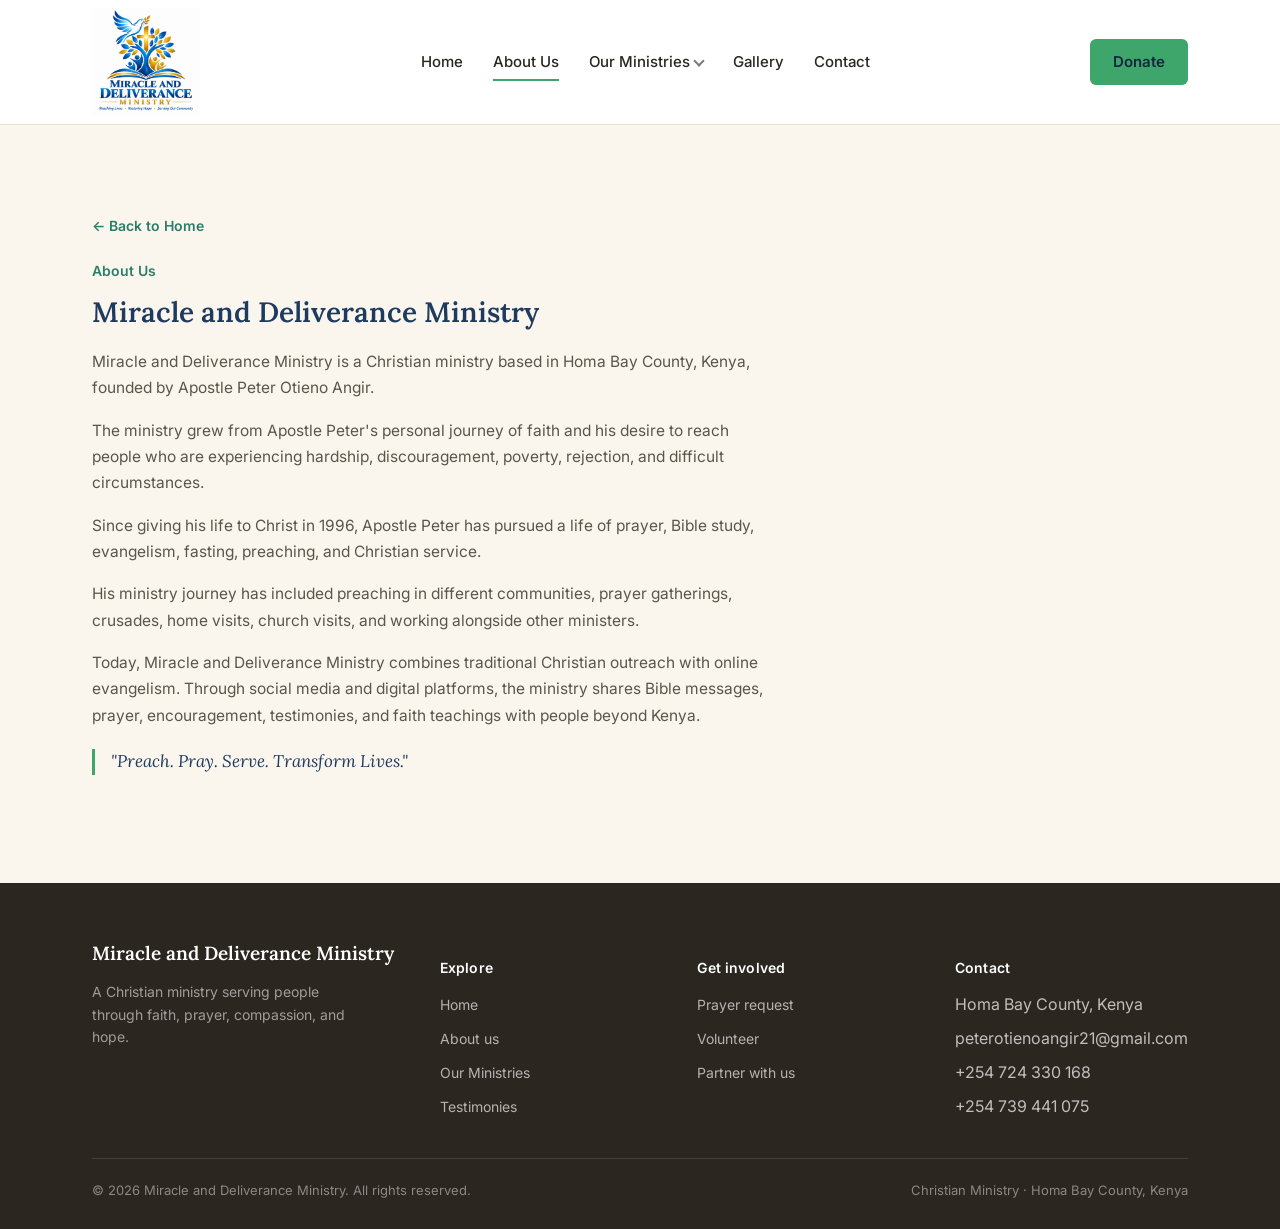
<file: about.html>
<!DOCTYPE html>
<html lang="en">
<head>
<meta charset="UTF-8">
<meta name="viewport" content="width=device-width, initial-scale=1.0">
<title>About Us — Miracle and Deliverance Ministry</title>
<link rel="preconnect" href="https://fonts.googleapis.com">
<link href="https://fonts.googleapis.com/css2?family=Lora:ital,wght@0,500;0,600;0,700;1,500&family=Inter:wght@400;500;600;700&display=swap" rel="stylesheet">
<link rel="stylesheet" href="style.css">
<style>
  :root{
    --indigo:#1E3A5F;
    --indigo-deep:#122842;
    --green:#3FA66B;
    --green-deep:#2E7F52;
    --teal:#2E7D6B;
    --ivory:#FAF6EE;
    --paper:#FFFFFF;
    --ink:#2B2620;
    --ink-soft:#5B564C;
    --line:#E7E0D2;
    --radius-s:6px;
    --radius-m:10px;
    --maxw:1160px;
  }
  *{box-sizing:border-box;}
  html{scroll-behavior:smooth;}
  body{
    margin:0;
    font-family:'Inter',sans-serif;
    color:var(--ink);
    background:var(--ivory);
    line-height:1.5;
  }
  h1,h2,h3{
    font-family:'Lora',serif;
    margin:0;
    color:var(--indigo);
    font-weight:600;
  }
  a{color:inherit;text-decoration:none;}
  img{max-width:100%;display:block;}
  .wrap{max-width:var(--maxw);margin:0 auto;padding:0 32px;}
  :focus-visible{outline:3px solid var(--green-deep);outline-offset:2px;}
  header{
    background:var(--paper);
    border-bottom:1px solid var(--line);
    position:sticky;top:0;z-index:50;
  }
  .header-inner{
    display:flex;align-items:center;justify-content:space-between;
    padding:8px 32px;max-width:var(--maxw);margin:0 auto;
  }
  .brand{display:flex;align-items:center;gap:12px;}
  .brand-logo{height:108px;width:auto;flex-shrink:0;}
  .brand-mark{
    width:42px;height:42px;border-radius:50%;
    background:conic-gradient(from 210deg,var(--indigo),var(--green),var(--indigo));
    display:flex;align-items:center;justify-content:center;
    color:#fff;font-family:'Lora',serif;font-weight:700;font-size:15px;
    flex-shrink:0;
  }
  .brand-name{
    font-family:'Lora',serif;font-weight:600;font-size:19px;color:var(--indigo);
    line-height:1.2;
  }
  .brand-name span{display:block;font-family:'Inter',sans-serif;font-weight:500;font-size:12px;color:var(--ink-soft);letter-spacing:.02em;}
  nav{display:flex;align-items:center;gap:6px;}
  nav ul{list-style:none;display:flex;gap:2px;margin:0;padding:0;}
  nav li{position:relative;}
  nav a.nav-link{
    display:flex;align-items:center;gap:5px;
    padding:10px 14px;border-radius:var(--radius-s);
    font-size:15px;font-weight:500;color:var(--ink);
    transition:background .15s ease, color .15s ease;
  }
  nav a.nav-link:hover{background:var(--ivory);color:var(--indigo);}
  nav .active{color:var(--indigo);font-weight:600;}
  nav .active::after{
    content:"";position:absolute;left:14px;right:14px;bottom:2px;height:2px;background:var(--green);
  }
  nav .caret{width:8px;height:8px;border-right:2px solid currentColor;border-bottom:2px solid currentColor;transform:rotate(45deg);margin-top:-3px;opacity:.6;}
  .dropdown{position:relative;}
  .dropdown-menu{
    position:absolute;top:calc(100% + 6px);left:0;
    background:var(--paper);border:1px solid var(--line);border-radius:var(--radius-m);
    box-shadow:0 12px 28px rgba(30,42,74,.12);
    min-width:200px;padding:6px;
    opacity:0;visibility:hidden;transform:translateY(-6px);
    transition:opacity .15s ease, transform .15s ease, visibility .15s;
  }
  .dropdown:hover .dropdown-menu,.dropdown:focus-within .dropdown-menu{
    opacity:1;visibility:visible;transform:translateY(0);
  }
  .dropdown-menu a{
    display:block;padding:9px 12px;border-radius:6px;font-size:14.5px;color:var(--ink);
  }
  .dropdown-menu a:hover{background:var(--ivory);color:var(--indigo);}
  .btn{
    display:inline-flex;align-items:center;justify-content:center;gap:8px;
    padding:11px 22px;border-radius:var(--radius-s);
    font-family:'Inter',sans-serif;font-weight:600;font-size:15px;
    border:1.5px solid transparent;cursor:pointer;
    transition:transform .12s ease, box-shadow .12s ease, background .15s ease;
    white-space:nowrap;
  }
  .btn:active{transform:translateY(1px);}
  .btn-primary{background:var(--green);color:var(--indigo-deep);}
  .btn-primary:hover{background:var(--green-deep);}
  .btn-outline{background:transparent;border-color:var(--indigo);color:var(--indigo);}
  .btn-outline:hover{background:var(--indigo);color:#fff;}
  .btn-outline-light{background:transparent;border-color:rgba(255,255,255,.7);color:#fff;}
  .btn-outline-light:hover{background:rgba(255,255,255,.12);}
  .btn-ghost{background:transparent;color:var(--indigo);padding:11px 6px;font-weight:600;}
  .btn-ghost:hover{color:var(--green-deep);}
  .btn-ghost .arrow{transition:transform .15s ease;}
  .btn-ghost:hover .arrow{transform:translateX(3px);}
  .header-cta{display:flex;align-items:center;gap:18px;}
  section{padding:88px 0;}
  .section-head{
    display:flex;justify-content:space-between;align-items:flex-end;gap:24px;
    margin-bottom:44px;flex-wrap:wrap;
  }
  .section-head h2{font-size:32px;}
  .section-head p{color:var(--ink-soft);font-size:16px;margin-top:8px;max-width:480px;}
  .kicker{color:var(--teal);font-weight:600;font-size:14px;margin-bottom:10px;}
  .about{background:var(--paper);}
  .about-card{
    display:grid;grid-template-columns:220px 1fr auto;gap:32px;align-items:center;
    background:linear-gradient(120deg,var(--indigo) 0%, var(--indigo-deep) 100%);
    border-radius:var(--radius-m);padding:32px;color:#fff;
  }
  .about-photo{
    width:100%;aspect-ratio:1/1;border-radius:8px;overflow:hidden;
    background:linear-gradient(150deg,#4a5a86,#2a3556);
    display:flex;align-items:center;justify-content:center;
    color:rgba(255,255,255,.5);font-size:13px;text-align:center;border:1px solid rgba(255,255,255,.15);
  }
  .about-text h3{color:#fff;font-size:24px;margin-bottom:8px;}
  .about-text p{color:rgba(255,255,255,.78);font-size:15px;max-width:440px;}
  .about-text .founder{color:var(--green);font-size:13.5px;font-weight:600;margin-top:10px;letter-spacing:.01em;}
  footer{background:var(--ink);color:rgba(255,255,255,.7);padding:56px 0 28px;}
  .footer-grid{
    display:grid;grid-template-columns:1.4fr 1fr 1fr 1fr;gap:32px;margin-bottom:40px;
  }
  .footer-brand h3{color:#fff;font-size:19px;margin-bottom:10px;}
  .footer-brand p{font-size:14px;line-height:1.6;max-width:280px;color:rgba(255,255,255,.55);}
  .footer-col h4{color:#fff;font-family:'Inter',sans-serif;font-size:14px;font-weight:600;margin-bottom:14px;letter-spacing:.01em;}
  .footer-col ul{list-style:none;margin:0;padding:0;display:flex;flex-direction:column;gap:10px;}
  .footer-col a{font-size:14px;color:rgba(255,255,255,.65);}
  .footer-col a:hover{color:var(--green);}
  .social-row{display:flex;gap:10px;margin-top:16px;}
  .social-row a{
    width:34px;height:34px;border-radius:50%;background:rgba(255,255,255,.08);
    display:flex;align-items:center;justify-content:center;
  }
  .social-row svg{width:16px;height:16px;stroke:#fff;}
  .footer-bottom{
    border-top:1px solid rgba(255,255,255,.12);padding-top:22px;
    display:flex;justify-content:space-between;font-size:13px;color:rgba(255,255,255,.45);flex-wrap:wrap;gap:10px;
  }
  .content-block{max-width:680px;}
  .content-block p{margin-bottom:16px;font-size:15.5px;line-height:1.7;color:var(--ink-soft);}
  .content-block h2{margin-bottom:16px;font-size:28px;}
  .content-block blockquote{
    border-left:3px solid var(--green);padding-left:16px;margin:20px 0;
    font-style:italic;color:var(--indigo);font-family:'Lora',serif;font-size:17px;
  }
  .back-link{display:inline-block;margin-bottom:24px;font-size:14px;color:var(--teal);font-weight:600;}
  .back-link:hover{color:var(--green-deep);}
  @media (max-width:980px){
    nav ul{display:none;}
    .about-card{grid-template-columns:140px 1fr;}
    .footer-grid{grid-template-columns:1fr 1fr;}
  }
  @media (max-width:640px){
    .header-inner{padding:14px 20px;}
    .wrap,.hero-content,.cta-inner{padding-left:20px;padding-right:20px;}
    section{padding:56px 0;}
    .about-card{grid-template-columns:1fr;text-align:left;}
    .about-photo{max-width:140px;}
    .footer-grid{grid-template-columns:1fr;}
  }
</style>
</head>
<body>

<header>
  <div class="header-inner">
    <div class="brand">
      <img src="[data-uri]... (line truncated to 2000 chars)" alt="MDM Logo">
    </div>
    <nav aria-label="Primary">
      <ul>
        <li><a class="nav-link" href="index.html">Home</a></li>
        <li><a class="nav-link active" href="about.html">About Us</a></li>
        <li class="dropdown">
          <a class="nav-link" href="ministries.html" aria-haspopup="true">Our Ministries <span class="caret"></span></a>
          <div class="dropdown-menu">
            <a href="ministries.html#evangelism">Evangelism</a>
            <a href="ministries.html#prayer">Prayer Ministry</a>
            <a href="ministries.html#community">Community Outreach</a>
            <a href="ministries.html#youth">Youth Ministry</a>
            <a href="ministries.html#music">Music Ministry</a>
            <a href="ministries.html#online">Online Evangelism</a>
            <a href="ministries.html#pastoral">Pastoral Care</a>
            <a href="ministries.html#new-beginning">New Beginning</a>
          </div>
        </li>
        <li><a class="nav-link" href="founder.html">Apostle Peter</a></li>
        <li><a class="nav-link" href="testimonies.html">Testimonies</a></li>
        <li><a class="nav-link" href="index.html#values">Our Values</a></li>
        <li><a class="nav-link" href="prayer.html">Prayer Request</a></li>
        <li><a class="nav-link" href="index.html#contact">Contact</a></li>
      </ul>
    </nav>
    <div class="header-cta">
      <a href="prayer.html" class="btn btn-primary">Prayer Request</a>
    </div>
  </div>
</header>

<section>
  <div class="wrap">
    <a href="index.html" class="back-link">← Back to Home</a>
    <div class="content-block">
      <div class="kicker">About Us</div>
      <h2>Miracle and Deliverance Ministry</h2>
      <p>Miracle and Deliverance Ministry is a Christian ministry based in Homa Bay County, Kenya, founded by Apostle Peter Otieno Angir.</p>
      <p>The ministry grew from Apostle Peter's personal journey of faith and his desire to reach people who are experiencing hardship, discouragement, poverty, rejection, and difficult circumstances.</p>
      <p>Since giving his life to Christ in 1996, Apostle Peter has pursued a life of prayer, Bible study, evangelism, fasting, preaching, and Christian service.</p>
      <p>His ministry journey has included preaching in different communities, prayer gatherings, crusades, home visits, church visits, and working alongside other ministers.</p>
      <p>Today, Miracle and Deliverance Ministry combines traditional Christian outreach with online evangelism. Through social media and digital platforms, the ministry shares Bible messages, prayer, encouragement, testimonies, and faith teachings with people beyond Kenya.</p>
      <blockquote>"Preach. Pray. Serve. Transform Lives."</blockquote>
    </div>
  </div>
</section>

<footer id="contact">
  <div class="wrap">
    <div class="footer-grid">
      <div class="footer-brand">
        <h3>Miracle and Deliverance Ministry</h3>
        <p>A Christian ministry based in Homa Bay County, Kenya, founded by Apostle Peter Otieno Angir. We share the Gospel, encourage people in their faith, and serve vulnerable communities through prayer, outreach, and practical assistance.</p>
        <div class="social-row">
          <a href="#" aria-label="Facebook"><svg viewBox="0 0 24 24" fill="none" stroke-width="1.8"><path d="M18 2h-3a5 5 0 0 0-5 5v3H7v4h3v8h4v-8h3l1-4h-4V7a1 1 0 0 1 1-1h3z"/></svg></a>
          <a href="#" aria-label="TikTok"><svg viewBox="0 0 24 24" fill="none" stroke-width="1.8"><path d="M9 12a4 4 0 1 0 4 4V4a5 5 0 0 0 5 5"/></svg></a>
          <a href="#" aria-label="YouTube"><svg viewBox="0 0 24 24" fill="none" stroke-width="1.8"><path d="M22 12s0-3.2-.4-4.7a2.9 2.9 0 0 0-2-2C17.9 5 12 5 12 5s-5.9 0-7.6.3a2.9 2.9 0 0 0-2 2C2 8.8 2 12 2 12s0 3.2.4 4.7a2.9 2.9 0 0 0 2 2C6.1 19 12 19 12 19s5.9 0 7.6-.3a2.9 2.9 0 0 0 2-2C22 15.2 22 12 22 12z"/><path d="M10 9l5 3-5 3z"/></svg></a>
          <a href="#" aria-label="Instagram"><svg viewBox="0 0 24 24" fill="none" stroke-width="1.8"><rect x="2" y="2" width="20" height="20" rx="5"/><path d="M16 11.37A4 4 0 1 1 12.63 8 4 4 0 0 1 16 11.37z"/><line x1="17.5" y1="6.5" x2="17.51" y2="6.5"/></svg></a>
          <a href="#" aria-label="Email"><svg viewBox="0 0 24 24" fill="none" stroke-width="1.8"><rect x="2" y="4" width="20" height="16" rx="2"/><path d="M2 6l10 7 10-7"/></svg></a>
        </div>
      </div>
      <div class="footer-col">
        <h4>Explore</h4>
        <ul>
          <li><a href="index.html">Home</a></li>
          <li><a href="about.html">About us</a></li>
          <li><a href="ministries.html">Our Ministries</a></li>
          <li><a href="testimonies.html">Testimonies</a></li>
        </ul>
      </div>
      <div class="footer-col">
        <h4>Get involved</h4>
        <ul>
          <li><a href="prayer.html">Prayer request</a></li>
          <li><a href="#">Volunteer</a></li>
          <li><a href="#">Partner with us</a></li>
        </ul>
      </div>
      <div class="footer-col">
        <h4>Contact</h4>
        <ul>
          <li>Homa Bay County, Kenya</li>
          <li>peterotienoangir21@gmail.com</li>
          <li>+254 724 330 168</li>
          <li>+254 739 441 075</li>
        </ul>
      </div>
    </div>
    <div class="footer-bottom">
      <span>© 2026 Miracle and Deliverance Ministry. All rights reserved.</span>
      <span>Christian Ministry · Homa Bay County, Kenya</span>
    </div>
  </div>
</footer>
<script src="template.js"></script>
</body>
</html>
</file>
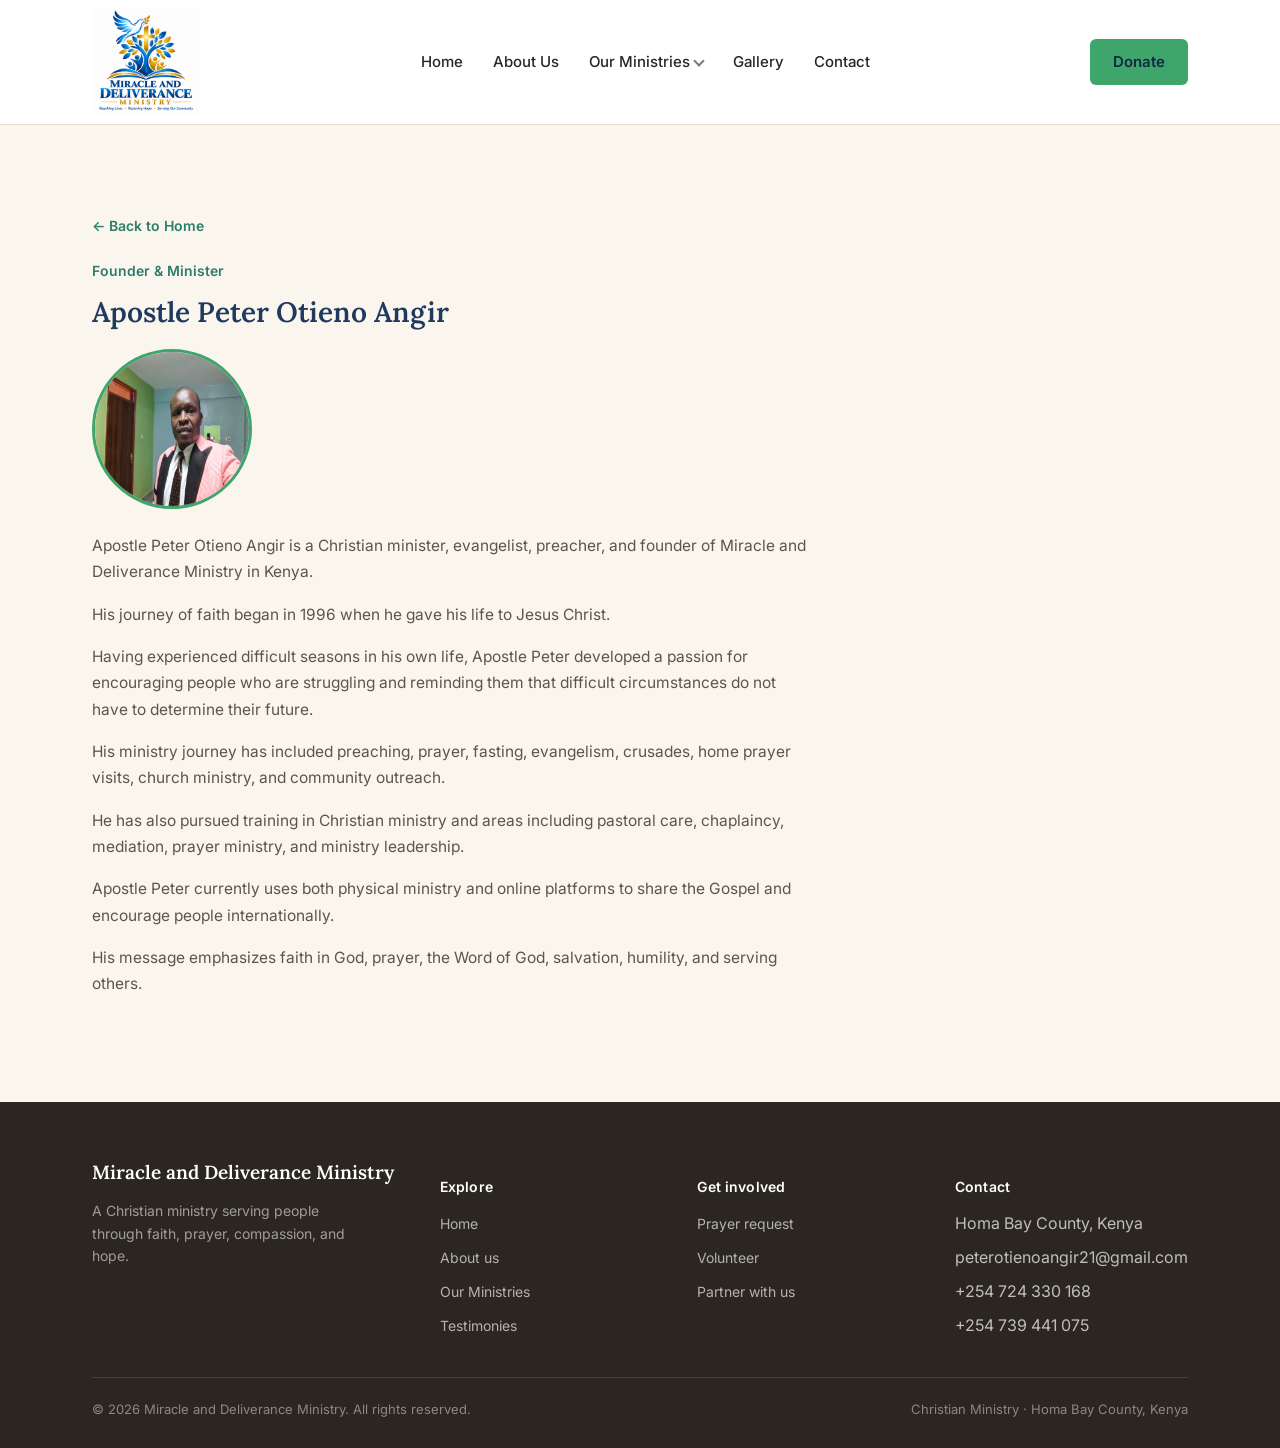
<file: founder.html>
<!DOCTYPE html>
<html lang="en">
<head>
<meta charset="UTF-8">
<meta name="viewport" content="width=device-width, initial-scale=1.0">
<title>Apostle Peter Otieno Angir — Miracle and Deliverance Ministry</title>
<link rel="preconnect" href="https://fonts.googleapis.com">
<link href="https://fonts.googleapis.com/css2?family=Lora:ital,wght@0,500;0,600;0,700;1,500&family=Inter:wght@400;500;600;700&display=swap" rel="stylesheet">
<link rel="stylesheet" href="style.css">
<style>
  :root{
    --indigo:#1E3A5F;
    --indigo-deep:#122842;
    --green:#3FA66B;
    --green-deep:#2E7F52;
    --teal:#2E7D6B;
    --ivory:#FAF6EE;
    --paper:#FFFFFF;
    --ink:#2B2620;
    --ink-soft:#5B564C;
    --line:#E7E0D2;
    --radius-s:6px;
    --radius-m:10px;
    --maxw:1160px;
  }
  *{box-sizing:border-box;}
  html{scroll-behavior:smooth;}
  body{
    margin:0;
    font-family:'Inter',sans-serif;
    color:var(--ink);
    background:var(--ivory);
    line-height:1.5;
  }
  h1,h2,h3{
    font-family:'Lora',serif;
    margin:0;
    color:var(--indigo);
    font-weight:600;
  }
  a{color:inherit;text-decoration:none;}
  img{max-width:100%;display:block;}
  .wrap{max-width:var(--maxw);margin:0 auto;padding:0 32px;}
  :focus-visible{outline:3px solid var(--green-deep);outline-offset:2px;}
  header{
    background:var(--paper);
    border-bottom:1px solid var(--line);
    position:sticky;top:0;z-index:50;
  }
  .header-inner{
    display:flex;align-items:center;justify-content:space-between;
    padding:8px 32px;max-width:var(--maxw);margin:0 auto;
  }
  .brand{display:flex;align-items:center;gap:12px;}
  .brand-logo{height:108px;width:auto;flex-shrink:0;}
  .brand-mark{
    width:42px;height:42px;border-radius:50%;
    background:conic-gradient(from 210deg,var(--indigo),var(--green),var(--indigo));
    display:flex;align-items:center;justify-content:center;
    color:#fff;font-family:'Lora',serif;font-weight:700;font-size:15px;
    flex-shrink:0;
  }
  .brand-name{
    font-family:'Lora',serif;font-weight:600;font-size:19px;color:var(--indigo);
    line-height:1.2;
  }
  .brand-name span{display:block;font-family:'Inter',sans-serif;font-weight:500;font-size:12px;color:var(--ink-soft);letter-spacing:.02em;}
  nav{display:flex;align-items:center;gap:6px;}
  nav ul{list-style:none;display:flex;gap:2px;margin:0;padding:0;}
  nav li{position:relative;}
  nav a.nav-link{
    display:flex;align-items:center;gap:5px;
    padding:10px 14px;border-radius:var(--radius-s);
    font-size:15px;font-weight:500;color:var(--ink);
    transition:background .15s ease, color .15s ease;
  }
  nav a.nav-link:hover{background:var(--ivory);color:var(--indigo);}
  nav .active{color:var(--indigo);font-weight:600;}
  nav .active::after{
    content:"";position:absolute;left:14px;right:14px;bottom:2px;height:2px;background:var(--green);
  }
  nav .caret{width:8px;height:8px;border-right:2px solid currentColor;border-bottom:2px solid currentColor;transform:rotate(45deg);margin-top:-3px;opacity:.6;}
  .dropdown{position:relative;}
  .dropdown-menu{
    position:absolute;top:calc(100% + 6px);left:0;
    background:var(--paper);border:1px solid var(--line);border-radius:var(--radius-m);
    box-shadow:0 12px 28px rgba(30,42,74,.12);
    min-width:200px;padding:6px;
    opacity:0;visibility:hidden;transform:translateY(-6px);
    transition:opacity .15s ease, transform .15s ease, visibility .15s;
  }
  .dropdown:hover .dropdown-menu,.dropdown:focus-within .dropdown-menu{
    opacity:1;visibility:visible;transform:translateY(0);
  }
  .dropdown-menu a{
    display:block;padding:9px 12px;border-radius:6px;font-size:14.5px;color:var(--ink);
  }
  .dropdown-menu a:hover{background:var(--ivory);color:var(--indigo);}
  .btn{
    display:inline-flex;align-items:center;justify-content:center;gap:8px;
    padding:11px 22px;border-radius:var(--radius-s);
    font-family:'Inter',sans-serif;font-weight:600;font-size:15px;
    border:1.5px solid transparent;cursor:pointer;
    transition:transform .12s ease, box-shadow .12s ease, background .15s ease;
    white-space:nowrap;
  }
  .btn:active{transform:translateY(1px);}
  .btn-primary{background:var(--green);color:var(--indigo-deep);}
  .btn-primary:hover{background:var(--green-deep);}
  .btn-outline{background:transparent;border-color:var(--indigo);color:var(--indigo);}
  .btn-outline:hover{background:var(--indigo);color:#fff;}
  .btn-outline-light{background:transparent;border-color:rgba(255,255,255,.7);color:#fff;}
  .btn-outline-light:hover{background:rgba(255,255,255,.12);}
  .btn-ghost{background:transparent;color:var(--indigo);padding:11px 6px;font-weight:600;}
  .btn-ghost:hover{color:var(--green-deep);}
  .btn-ghost .arrow{transition:transform .15s ease;}
  .btn-ghost:hover .arrow{transform:translateX(3px);}
  .header-cta{display:flex;align-items:center;gap:18px;}
  section{padding:88px 0;}
  .section-head{
    display:flex;justify-content:space-between;align-items:flex-end;gap:24px;
    margin-bottom:44px;flex-wrap:wrap;
  }
  .section-head h2{font-size:32px;}
  .section-head p{color:var(--ink-soft);font-size:16px;margin-top:8px;max-width:480px;}
  .kicker{color:var(--teal);font-weight:600;font-size:14px;margin-bottom:10px;}
  footer{background:var(--ink);color:rgba(255,255,255,.7);padding:56px 0 28px;}
  .footer-grid{
    display:grid;grid-template-columns:1.4fr 1fr 1fr 1fr;gap:32px;margin-bottom:40px;
  }
  .footer-brand h3{color:#fff;font-size:19px;margin-bottom:10px;}
  .footer-brand p{font-size:14px;line-height:1.6;max-width:280px;color:rgba(255,255,255,.55);}
  .footer-col h4{color:#fff;font-family:'Inter',sans-serif;font-size:14px;font-weight:600;margin-bottom:14px;letter-spacing:.01em;}
  .footer-col ul{list-style:none;margin:0;padding:0;display:flex;flex-direction:column;gap:10px;}
  .footer-col a{font-size:14px;color:rgba(255,255,255,.65);}
  .footer-col a:hover{color:var(--green);}
  .social-row{display:flex;gap:10px;margin-top:16px;}
  .social-row a{
    width:34px;height:34px;border-radius:50%;background:rgba(255,255,255,.08);
    display:flex;align-items:center;justify-content:center;
  }
  .social-row svg{width:16px;height:16px;stroke:#fff;}
  .footer-bottom{
    border-top:1px solid rgba(255,255,255,.12);padding-top:22px;
    display:flex;justify-content:space-between;font-size:13px;color:rgba(255,255,255,.45);flex-wrap:wrap;gap:10px;
  }
  .founder-bio{max-width:720px;}
  .founder-bio p{margin-bottom:16px;font-size:15.5px;line-height:1.7;color:var(--ink-soft);}
  .founder-bio h2{margin-bottom:16px;font-size:28px;}
  .founder-photo{
    width:160px;height:160px;border-radius:50%;
    background:linear-gradient(150deg,#4a5a86,#2a3556);
    display:flex;align-items:center;justify-content:center;
    color:rgba(255,255,255,.5);font-size:14px;text-align:center;margin-bottom:24px;
    border:3px solid var(--green);
  }
  .back-link{display:inline-block;margin-bottom:24px;font-size:14px;color:var(--teal);font-weight:600;}
  .back-link:hover{color:var(--green-deep);}
  @media (max-width:980px){
    nav ul{display:none;}
    .footer-grid{grid-template-columns:1fr 1fr;}
  }
  @media (max-width:640px){
    .header-inner{padding:14px 20px;}
    .wrap{padding-left:20px;padding-right:20px;}
    section{padding:56px 0;}
    .footer-grid{grid-template-columns:1fr;}
  }
</style>
</head>
<body>

<header>
  <div class="header-inner">
    <div class="brand">
      <img src="[data-uri]... (line truncated to 2000 chars)" alt="MDM Logo">
    </div>
    <nav aria-label="Primary">
      <ul>
        <li><a class="nav-link" href="index.html">Home</a></li>
        <li><a class="nav-link" href="about.html">About Us</a></li>
        <li class="dropdown">
          <a class="nav-link" href="ministries.html" aria-haspopup="true">Our Ministries <span class="caret"></span></a>
          <div class="dropdown-menu">
            <a href="ministries.html#evangelism">Evangelism</a>
            <a href="ministries.html#prayer">Prayer Ministry</a>
            <a href="ministries.html#community">Community Outreach</a>
            <a href="ministries.html#youth">Youth Ministry</a>
            <a href="ministries.html#music">Music Ministry</a>
            <a href="ministries.html#online">Online Evangelism</a>
            <a href="ministries.html#pastoral">Pastoral Care</a>
            <a href="ministries.html#new-beginning">New Beginning</a>
          </div>
        </li>
        <li><a class="nav-link active" href="founder.html">Apostle Peter</a></li>
        <li><a class="nav-link" href="testimonies.html">Testimonies</a></li>
        <li><a class="nav-link" href="index.html#values">Our Values</a></li>
        <li><a class="nav-link" href="prayer.html">Prayer Request</a></li>
        <li><a class="nav-link" href="index.html#contact">Contact</a></li>
      </ul>
    </nav>
    <div class="header-cta">
      <a href="prayer.html" class="btn btn-primary">Prayer Request</a>
    </div>
  </div>
</header>

<section>
  <div class="wrap">
    <a href="index.html" class="back-link">← Back to Home</a>
    <div class="founder-bio">
      <div class="kicker">Founder &amp; Minister</div>
      <h2>Apostle Peter Otieno Angir</h2>
      <img src="assets/founder.jpg" alt="Apostle Peter Otieno Angir" class="founder-photo">
      <p>Apostle Peter Otieno Angir is a Christian minister, evangelist, preacher, and founder of Miracle and Deliverance Ministry in Kenya.</p>
      <p>His journey of faith began in 1996 when he gave his life to Jesus Christ.</p>
      <p>Having experienced difficult seasons in his own life, Apostle Peter developed a passion for encouraging people who are struggling and reminding them that difficult circumstances do not have to determine their future.</p>
      <p>His ministry journey has included preaching, prayer, fasting, evangelism, crusades, home prayer visits, church ministry, and community outreach.</p>
      <p>He has also pursued training in Christian ministry and areas including pastoral care, chaplaincy, mediation, prayer ministry, and ministry leadership.</p>
      <p>Apostle Peter currently uses both physical ministry and online platforms to share the Gospel and encourage people internationally.</p>
      <p>His message emphasizes faith in God, prayer, the Word of God, salvation, humility, and serving others.</p>
    </div>
  </div>
</section>

<footer id="contact">
  <div class="wrap">
    <div class="footer-grid">
      <div class="footer-brand">
        <h3>Miracle and Deliverance Ministry</h3>
        <p>A Christian ministry based in Homa Bay County, Kenya, founded by Apostle Peter Otieno Angir. We share the Gospel, encourage people in their faith, and serve vulnerable communities through prayer, outreach, and practical assistance.</p>
        <div class="social-row">
          <a href="#" aria-label="Facebook"><svg viewBox="0 0 24 24" fill="none" stroke-width="1.8"><path d="M18 2h-3a5 5 0 0 0-5 5v3H7v4h3v8h4v-8h3l1-4h-4V7a1 1 0 0 1 1-1h3z"/></svg></a>
          <a href="#" aria-label="TikTok"><svg viewBox="0 0 24 24" fill="none" stroke-width="1.8"><path d="M9 12a4 4 0 1 0 4 4V4a5 5 0 0 0 5 5"/></svg></a>
          <a href="#" aria-label="YouTube"><svg viewBox="0 0 24 24" fill="none" stroke-width="1.8"><path d="M22 12s0-3.2-.4-4.7a2.9 2.9 0 0 0-2-2C17.9 5 12 5 12 5s-5.9 0-7.6.3a2.9 2.9 0 0 0-2 2C2 8.8 2 12 2 12s0 3.2.4 4.7a2.9 2.9 0 0 0 2 2C6.1 19 12 19 12 19s5.9 0 7.6-.3a2.9 2.9 0 0 0 2-2C22 15.2 22 12 22 12z"/><path d="M10 9l5 3-5 3z"/></svg></a>
          <a href="#" aria-label="Instagram"><svg viewBox="0 0 24 24" fill="none" stroke-width="1.8"><rect x="2" y="2" width="20" height="20" rx="5"/><path d="M16 11.37A4 4 0 1 1 12.63 8 4 4 0 0 1 16 11.37z"/><line x1="17.5" y1="6.5" x2="17.51" y2="6.5"/></svg></a>
          <a href="#" aria-label="Email"><svg viewBox="0 0 24 24" fill="none" stroke-width="1.8"><rect x="2" y="4" width="20" height="16" rx="2"/><path d="M2 6l10 7 10-7"/></svg></a>
        </div>
      </div>
      <div class="footer-col">
        <h4>Explore</h4>
        <ul>
          <li><a href="index.html">Home</a></li>
          <li><a href="about.html">About us</a></li>
          <li><a href="ministries.html">Our Ministries</a></li>
          <li><a href="testimonies.html">Testimonies</a></li>
        </ul>
      </div>
      <div class="footer-col">
        <h4>Get involved</h4>
        <ul>
          <li><a href="prayer.html">Prayer request</a></li>
          <li><a href="#">Volunteer</a></li>
          <li><a href="#">Partner with us</a></li>
        </ul>
      </div>
      <div class="footer-col">
        <h4>Contact</h4>
        <ul>
          <li>Homa Bay County, Kenya</li>
          <li>peterotienoangir21@gmail.com</li>
          <li>+254 724 330 168</li>
          <li>+254 739 441 075</li>
        </ul>
      </div>
    </div>
    <div class="footer-bottom">
      <span>© 2026 Miracle and Deliverance Ministry. All rights reserved.</span>
      <span>Christian Ministry · Homa Bay County, Kenya</span>
    </div>
  </div>
</footer>
<script src="template.js"></script>
</body>
</html>
</file>
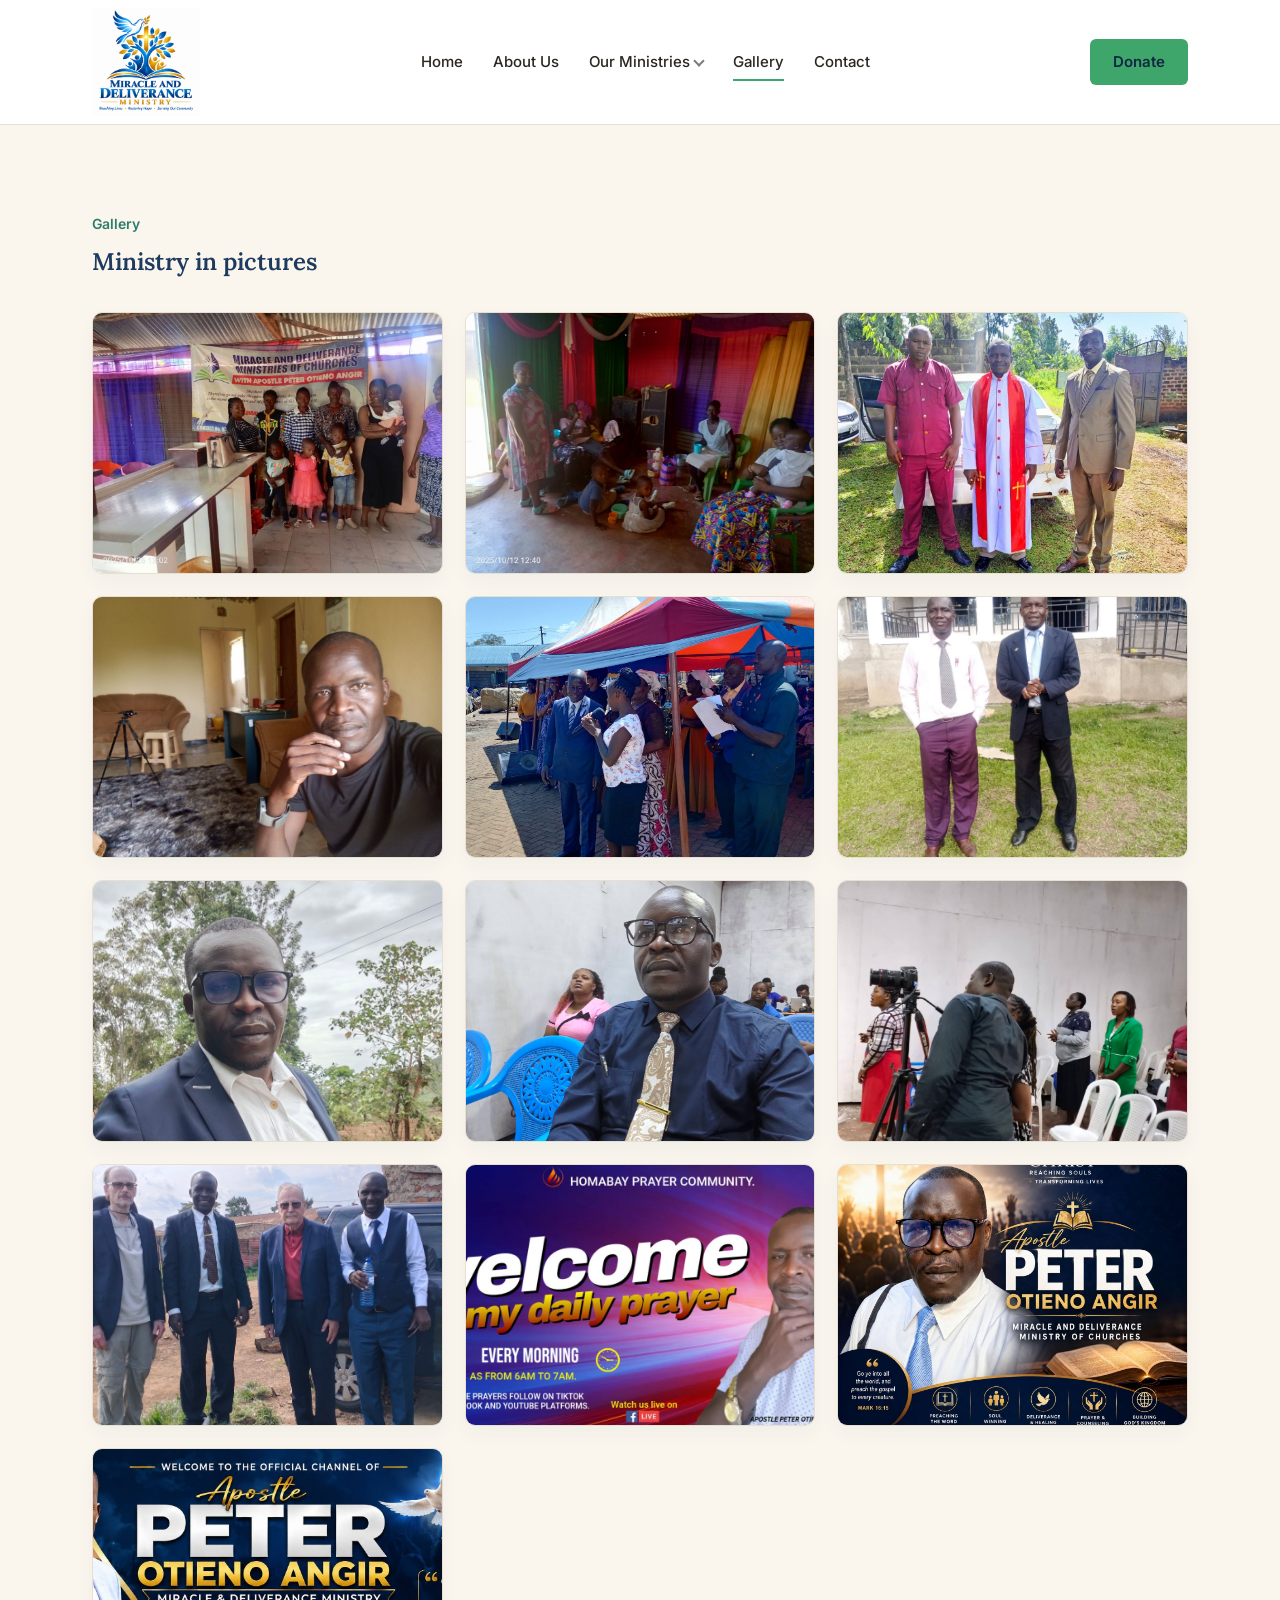
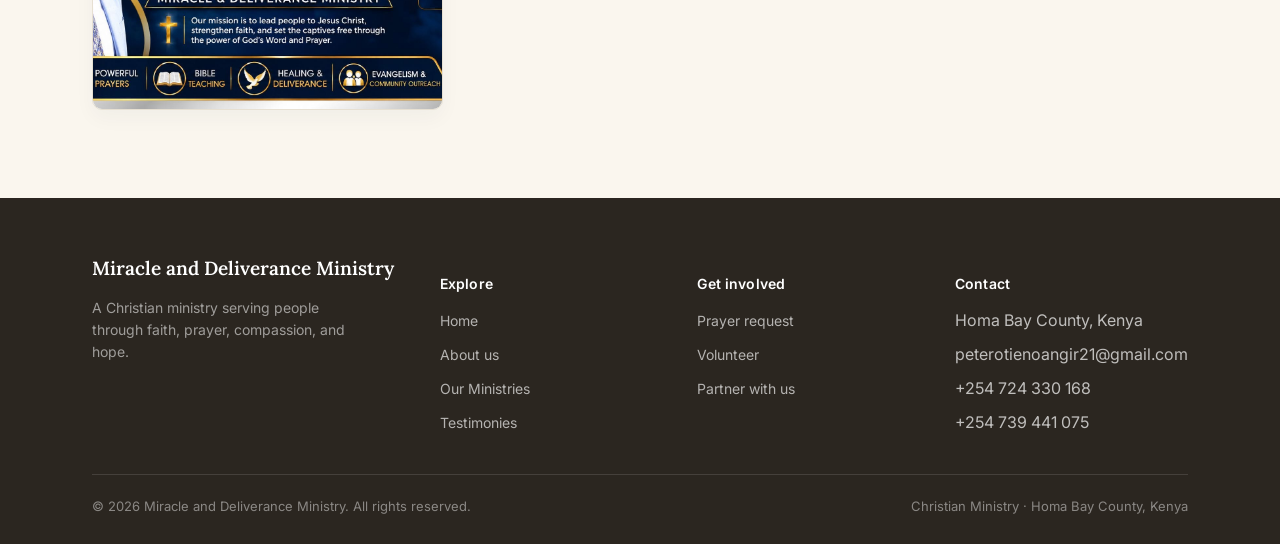
<file: gallery.htm>
<!DOCTYPE html>
<html lang="en">
<head>
<meta charset="UTF-8">
<meta name="viewport" content="width=device-width, initial-scale=1.0">
<title>Gallery — Miracle and Deliverance Ministry</title>
<link rel="preconnect" href="https://fonts.googleapis.com">
<link href="https://fonts.googleapis.com/css2?family=Lora:ital,wght@0,500;0,600;0,700;1,500&family=Inter:wght@400;500;600;700&display=swap" rel="stylesheet">
<link rel="stylesheet" href="style.css">
<style>
  :root{
    --indigo:#1E3A5F;
    --indigo-deep:#122842;
    --green:#3FA66B;
    --green-deep:#2E7F52;
    --teal:#2E7D6B;
    --ivory:#FAF6EE;
    --paper:#FFFFFF;
    --ink:#2B2620;
    --ink-soft:#5B564C;
    --line:#E7E0D2;
    --radius-s:6px;
    --radius-m:10px;
    --maxw:1160px;
  }

  body{
    margin:0;
    font-family:'Inter',sans-serif;
    color:var(--ink);
    background:var(--ivory);
    line-height:1.5;
  }

  h1,h2,h3{font-family:'Lora',serif;margin:0;color:var(--indigo);font-weight:600;}
  .wrap{max-width:var(--maxw);margin:0 auto;padding:0 32px;}
  .section-head{margin-bottom:32px;}
  .kicker{color:var(--teal);font-weight:600;font-size:14px;margin-bottom:10px;}
  .gallery-grid{
    display:grid;
    grid-template-columns:repeat(3,minmax(0,1fr));
    gap:22px;
  }
  .gallery-card{
    background:var(--paper);
    border:1px solid var(--line);
    border-radius:var(--radius-m);
    overflow:hidden;
    box-shadow:0 8px 20px rgba(18,40,66,.04);
  }
  .gallery-card img{
    width:100%;
    height:260px;
    object-fit:cover;
    display:block;
  }
  @media (max-width: 820px){
    .gallery-grid{grid-template-columns:repeat(2,minmax(0,1fr));}
  }
  @media (max-width: 560px){
    .gallery-grid{grid-template-columns:1fr;}
    .wrap{padding:0 20px;}
  }
</style>
</head>
<body>
<header></header>

<main>
  <section>
    <div class="wrap">
      <div class="section-head">
        <div>
          <div class="kicker">Gallery</div>
          <h1>Ministry in pictures</h1>
        </div>
      </div>
      <div class="gallery-grid">
        <div class="gallery-card"><img src="assets/image1.jpg" alt="Ministry gallery image 1"></div>
        <div class="gallery-card"><img src="assets/image2.jpg" alt="Ministry gallery image 2"></div>
        <div class="gallery-card"><img src="assets/image3.jpg" alt="Ministry gallery image 3"></div>
        <div class="gallery-card"><img src="assets/image4.jpg" alt="Ministry gallery image 4"></div>
        <div class="gallery-card"><img src="assets/image5.jpg" alt="Ministry gallery image 5"></div>
        <div class="gallery-card"><img src="assets/image6.jpg" alt="Ministry gallery image 6"></div>
        <div class="gallery-card"><img src="assets/image7.jpg" alt="Ministry gallery image 7"></div>
        <div class="gallery-card"><img src="assets/image9.jpg" alt="Ministry gallery image 9"></div>
        <div class="gallery-card"><img src="assets/image10.jpg" alt="Ministry gallery image 10"></div>
        <div class="gallery-card"><img src="assets/image11.jpg" alt="Ministry gallery image 11"></div>
        <div class="gallery-card"><img src="assets/image12.jpg" alt="Ministry gallery image 12"></div>
        <div class="gallery-card"><img src="assets/image13.jpg" alt="Ministry gallery image 13"></div>
        <div class="gallery-card"><img src="assets/image14.jpg" alt="Ministry gallery image 14"></div>
      </div>
    </div>
  </section>
</main>

<footer></footer>
<script src="template.js"></script>
</body>
</html>
</file>
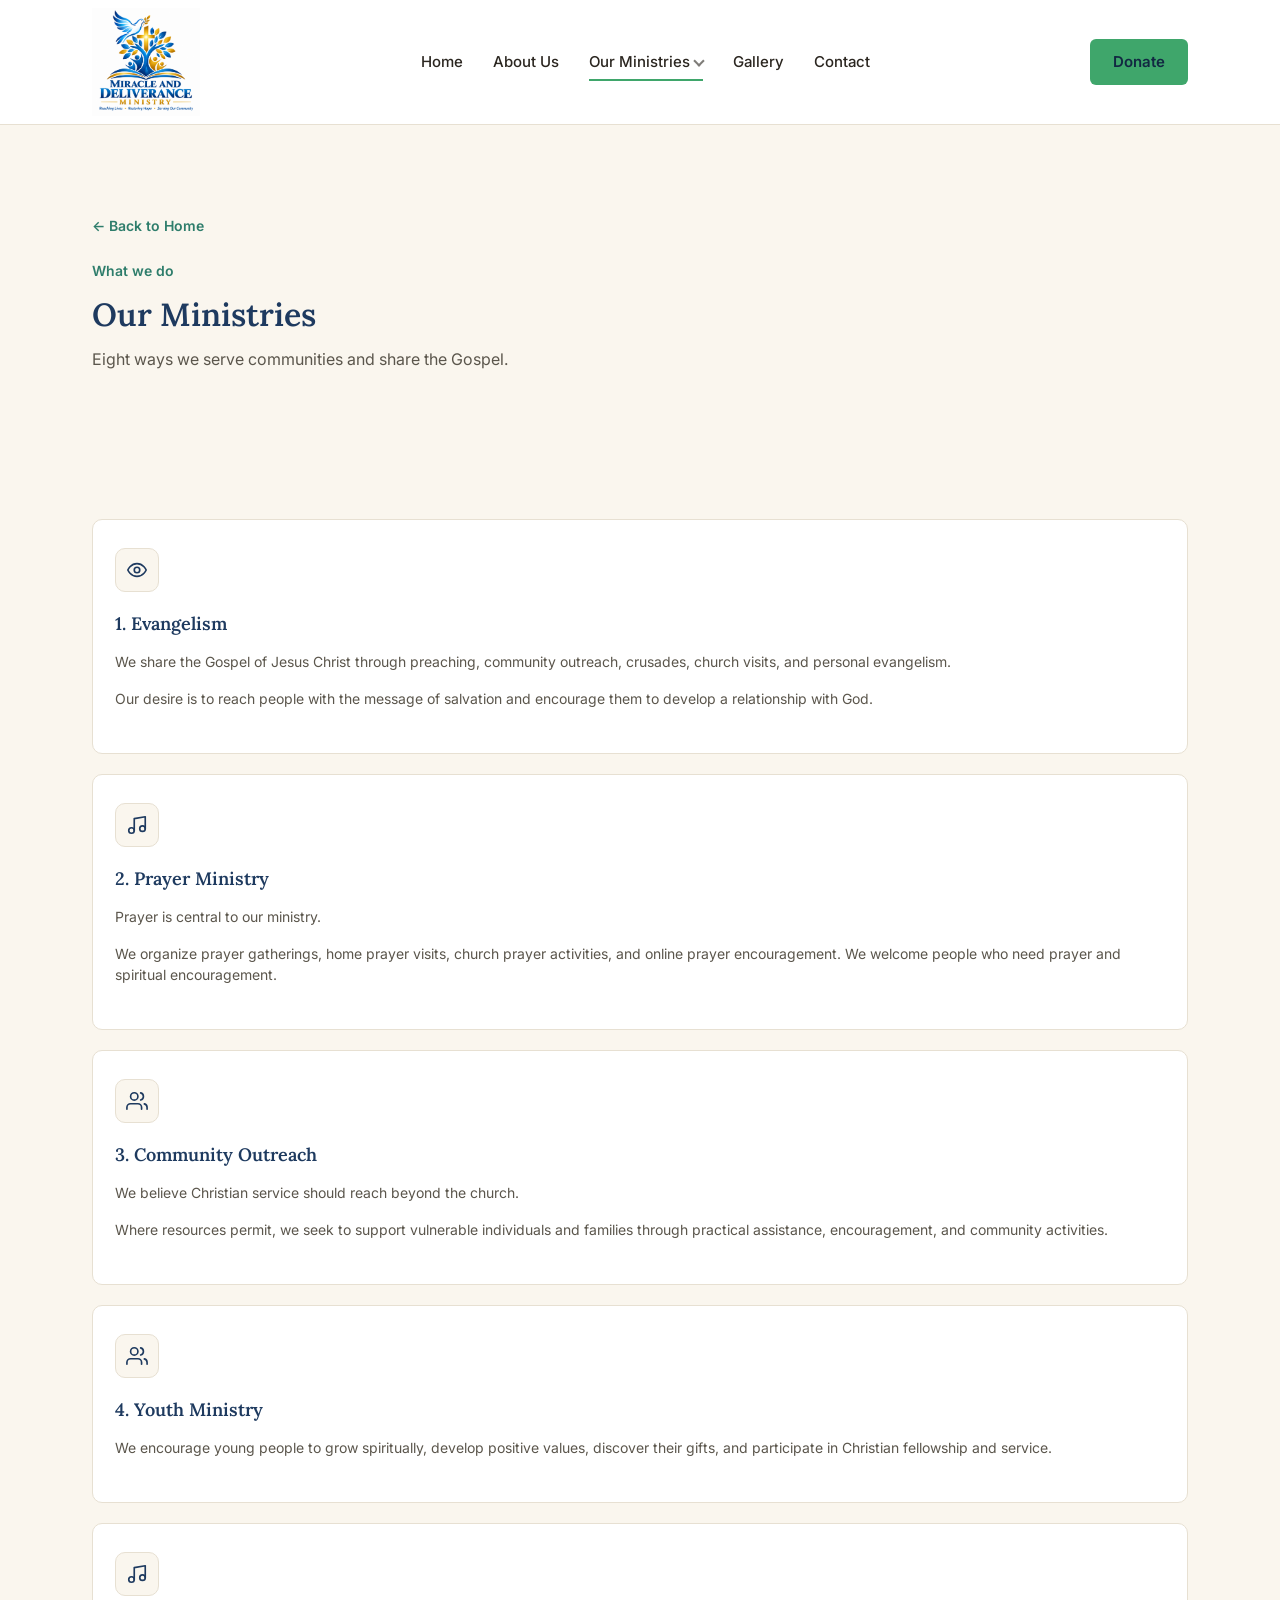
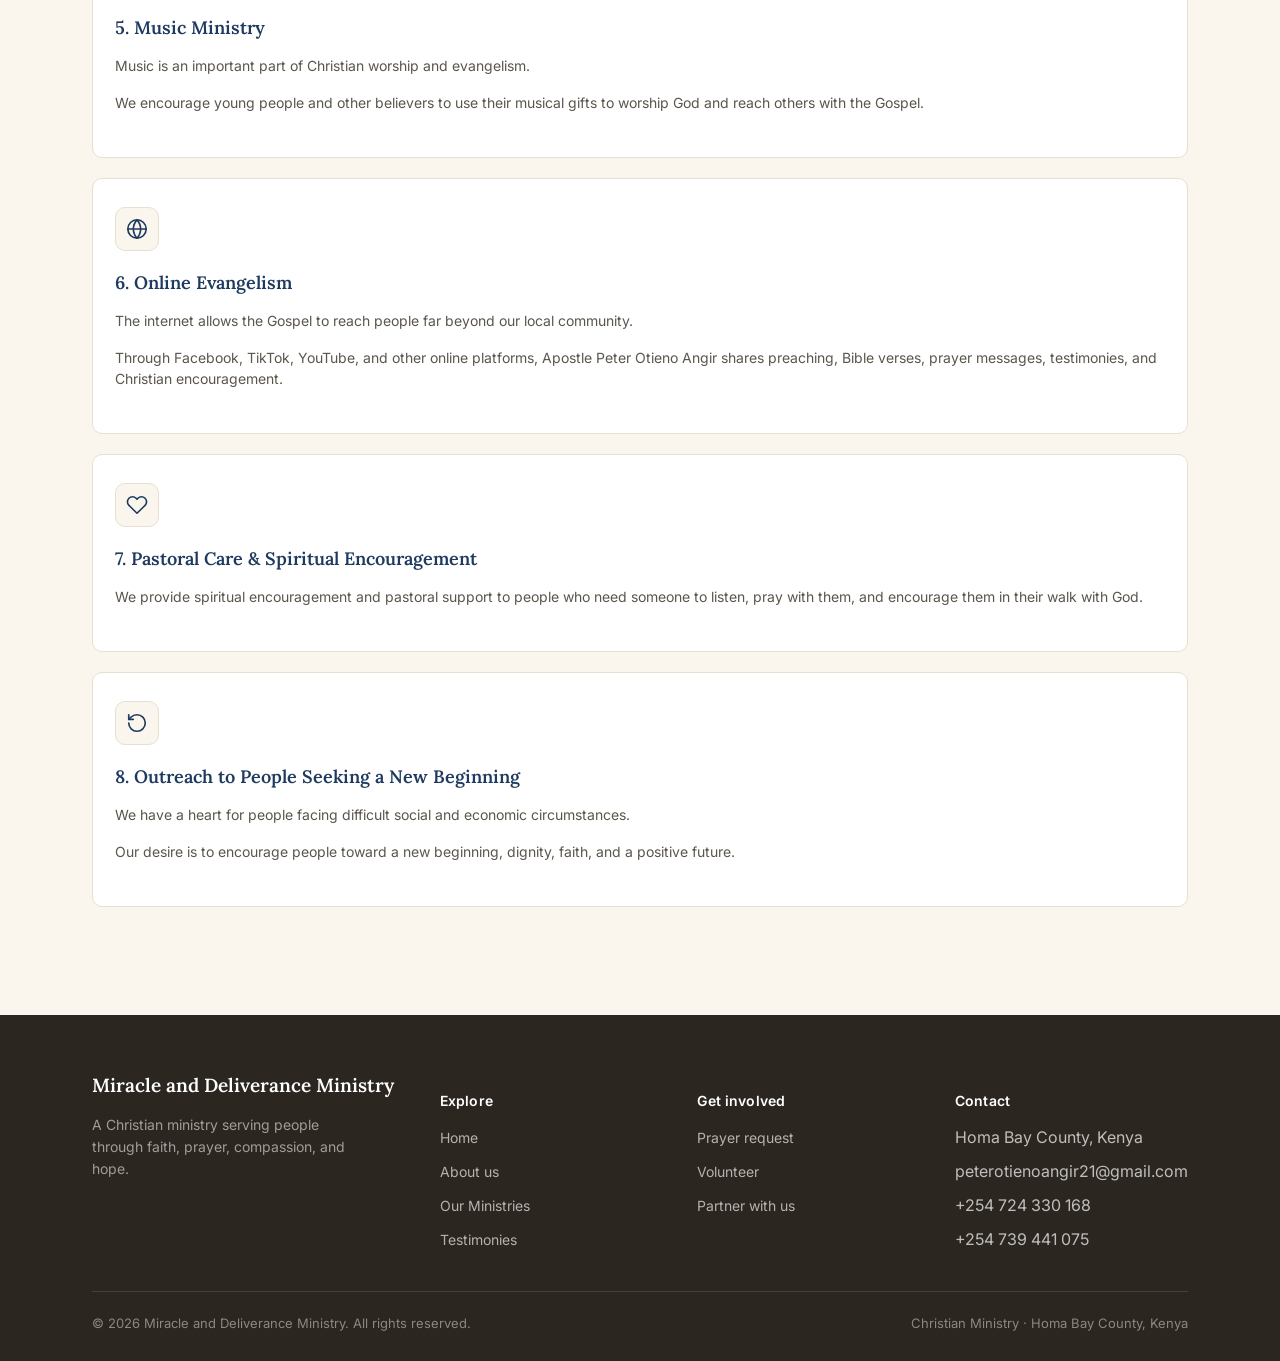
<file: ministries.html>
<!DOCTYPE html>
<html lang="en">
<head>
<meta charset="UTF-8">
<meta name="viewport" content="width=device-width, initial-scale=1.0">
<title>Our Ministries — Miracle and Deliverance Ministry</title>
<link rel="preconnect" href="https://fonts.googleapis.com">
<link href="https://fonts.googleapis.com/css2?family=Lora:ital,wght@0,500;0,600;0,700;1,500&family=Inter:wght@400;500;600;700&display=swap" rel="stylesheet">
<link rel="stylesheet" href="style.css">
<style>
  :root{
    --indigo:#1E3A5F;
    --indigo-deep:#122842;
    --green:#3FA66B;
    --green-deep:#2E7F52;
    --teal:#2E7D6B;
    --ivory:#FAF6EE;
    --paper:#FFFFFF;
    --ink:#2B2620;
    --ink-soft:#5B564C;
    --line:#E7E0D2;
    --radius-s:6px;
    --radius-m:10px;
    --maxw:1160px;
  }
  *{box-sizing:border-box;}
  html{scroll-behavior:smooth;}
  body{
    margin:0;
    font-family:'Inter',sans-serif;
    color:var(--ink);
    background:var(--ivory);
    line-height:1.5;
  }
  h1,h2,h3{
    font-family:'Lora',serif;
    margin:0;
    color:var(--indigo);
    font-weight:600;
  }
  a{color:inherit;text-decoration:none;}
  img{max-width:100%;display:block;}
  .wrap{max-width:var(--maxw);margin:0 auto;padding:0 32px;}
  :focus-visible{outline:3px solid var(--green-deep);outline-offset:2px;}
  header{
    background:var(--paper);
    border-bottom:1px solid var(--line);
    position:sticky;top:0;z-index:50;
  }
  .header-inner{
    display:flex;align-items:center;justify-content:space-between;
    padding:8px 32px;max-width:var(--maxw);margin:0 auto;
  }
  .brand{display:flex;align-items:center;gap:12px;}
  .brand-logo{height:108px;width:auto;flex-shrink:0;}
  .brand-mark{
    width:42px;height:42px;border-radius:50%;
    background:conic-gradient(from 210deg,var(--indigo),var(--green),var(--indigo));
    display:flex;align-items:center;justify-content:center;
    color:#fff;font-family:'Lora',serif;font-weight:700;font-size:15px;
    flex-shrink:0;
  }
  .brand-name{
    font-family:'Lora',serif;font-weight:600;font-size:19px;color:var(--indigo);
    line-height:1.2;
  }
  .brand-name span{display:block;font-family:'Inter',sans-serif;font-weight:500;font-size:12px;color:var(--ink-soft);letter-spacing:.02em;}
  nav{display:flex;align-items:center;gap:6px;}
  nav ul{list-style:none;display:flex;gap:2px;margin:0;padding:0;}
  nav li{position:relative;}
  nav a.nav-link{
    display:flex;align-items:center;gap:5px;
    padding:10px 14px;border-radius:var(--radius-s);
    font-size:15px;font-weight:500;color:var(--ink);
    transition:background .15s ease, color .15s ease;
  }
  nav a.nav-link:hover{background:var(--ivory);color:var(--indigo);}
  nav .active{color:var(--indigo);font-weight:600;}
  nav .active::after{
    content:"";position:absolute;left:14px;right:14px;bottom:2px;height:2px;background:var(--green);
  }
  nav .caret{width:8px;height:8px;border-right:2px solid currentColor;border-bottom:2px solid currentColor;transform:rotate(45deg);margin-top:-3px;opacity:.6;}
  .dropdown{position:relative;}
  .dropdown-menu{
    position:absolute;top:calc(100% + 6px);left:0;
    background:var(--paper);border:1px solid var(--line);border-radius:var(--radius-m);
    box-shadow:0 12px 28px rgba(30,42,74,.12);
    min-width:200px;padding:6px;
    opacity:0;visibility:hidden;transform:translateY(-6px);
    transition:opacity .15s ease, transform .15s ease, visibility .15s;
  }
  .dropdown:hover .dropdown-menu,.dropdown:focus-within .dropdown-menu{
    opacity:1;visibility:visible;transform:translateY(0);
  }
  .dropdown-menu a{
    display:block;padding:9px 12px;border-radius:6px;font-size:14.5px;color:var(--ink);
  }
  .dropdown-menu a:hover{background:var(--ivory);color:var(--indigo);}
  .btn{
    display:inline-flex;align-items:center;justify-content:center;gap:8px;
    padding:11px 22px;border-radius:var(--radius-s);
    font-family:'Inter',sans-serif;font-weight:600;font-size:15px;
    border:1.5px solid transparent;cursor:pointer;
    transition:transform .12s ease, box-shadow .12s ease, background .15s ease;
    white-space:nowrap;
  }
  .btn:active{transform:translateY(1px);}
  .btn-primary{background:var(--green);color:var(--indigo-deep);}
  .btn-primary:hover{background:var(--green-deep);}
  .btn-outline{background:transparent;border-color:var(--indigo);color:var(--indigo);}
  .btn-outline:hover{background:var(--indigo);color:#fff;}
  .btn-outline-light{background:transparent;border-color:rgba(255,255,255,.7);color:#fff;}
  .btn-outline-light:hover{background:rgba(255,255,255,.12);}
  .btn-ghost{background:transparent;color:var(--indigo);padding:11px 6px;font-weight:600;}
  .btn-ghost:hover{color:var(--green-deep);}
  .btn-ghost .arrow{transition:transform .15s ease;}
  .btn-ghost:hover .arrow{transform:translateX(3px);}
  .header-cta{display:flex;align-items:center;gap:18px;}
  section{padding:88px 0;}
  .section-head{
    display:flex;justify-content:space-between;align-items:flex-end;gap:24px;
    margin-bottom:44px;flex-wrap:wrap;
  }
  .section-head h2{font-size:32px;}
  .section-head p{color:var(--ink-soft);font-size:16px;margin-top:8px;max-width:480px;}
  .kicker{color:var(--teal);font-weight:600;font-size:14px;margin-bottom:10px;}
  .program-card{
    background:var(--paper);border:1px solid var(--line);border-radius:var(--radius-m);
    padding:28px 22px;transition:border-color .15s ease, box-shadow .15s ease, transform .15s ease;
    margin-bottom:20px;
  }
  .program-card:hover{border-color:var(--green);box-shadow:0 10px 24px rgba(30,42,74,.08);transform:translateY(-2px);}
  .program-icon{
    width:44px;height:44px;border-radius:10px;background:var(--ivory);
    display:flex;align-items:center;justify-content:center;margin-bottom:18px;
    border:1px solid var(--line);
  }
  .program-icon svg{width:22px;height:22px;stroke:var(--indigo);}
  .program-card h3{font-size:18px;margin-bottom:8px;}
  .program-card p{color:var(--ink-soft);font-size:14px;margin-bottom:16px;}
  .program-link{font-size:14px;font-weight:600;color:var(--teal);display:inline-flex;align-items:center;gap:4px;}
  footer{background:var(--ink);color:rgba(255,255,255,.7);padding:56px 0 28px;}
  .footer-grid{
    display:grid;grid-template-columns:1.4fr 1fr 1fr 1fr;gap:32px;margin-bottom:40px;
  }
  .footer-brand h3{color:#fff;font-size:19px;margin-bottom:10px;}
  .footer-brand p{font-size:14px;line-height:1.6;max-width:280px;color:rgba(255,255,255,.55);}
  .footer-col h4{color:#fff;font-family:'Inter',sans-serif;font-size:14px;font-weight:600;margin-bottom:14px;letter-spacing:.01em;}
  .footer-col ul{list-style:none;margin:0;padding:0;display:flex;flex-direction:column;gap:10px;}
  .footer-col a{font-size:14px;color:rgba(255,255,255,.65);}
  .footer-col a:hover{color:var(--green);}
  .social-row{display:flex;gap:10px;margin-top:16px;}
  .social-row a{
    width:34px;height:34px;border-radius:50%;background:rgba(255,255,255,.08);
    display:flex;align-items:center;justify-content:center;
  }
  .social-row svg{width:16px;height:16px;stroke:#fff;}
  .footer-bottom{
    border-top:1px solid rgba(255,255,255,.12);padding-top:22px;
    display:flex;justify-content:space-between;font-size:13px;color:rgba(255,255,255,.45);flex-wrap:wrap;gap:10px;
  }
  .back-link{display:inline-block;margin-bottom:24px;font-size:14px;color:var(--teal);font-weight:600;}
  .back-link:hover{color:var(--green-deep);}
  @media (max-width:980px){
    nav ul{display:none;}
    .footer-grid{grid-template-columns:1fr 1fr;}
  }
  @media (max-width:640px){
    .header-inner{padding:14px 20px;}
    .wrap{padding-left:20px;padding-right:20px;}
    section{padding:56px 0;}
    .footer-grid{grid-template-columns:1fr;}
  }
</style>
</head>
<body>

<header>
  <div class="header-inner">
    <div class="brand">
      <img src="[data-uri]... (line truncated to 2000 chars)" alt="MDM Logo">
    </div>
    <nav aria-label="Primary">
      <ul>
        <li><a class="nav-link" href="index.html">Home</a></li>
        <li><a class="nav-link" href="about.html">About Us</a></li>
        <li class="dropdown">
          <a class="nav-link active" href="ministries.html" aria-haspopup="true">Our Ministries <span class="caret"></span></a>
          <div class="dropdown-menu">
            <a href="ministries.html#evangelism">Evangelism</a>
            <a href="ministries.html#prayer">Prayer Ministry</a>
            <a href="ministries.html#community">Community Outreach</a>
            <a href="ministries.html#youth">Youth Ministry</a>
            <a href="ministries.html#music">Music Ministry</a>
            <a href="ministries.html#online">Online Evangelism</a>
            <a href="ministries.html#pastoral">Pastoral Care</a>
            <a href="ministries.html#new-beginning">New Beginning</a>
          </div>
        </li>
        <li><a class="nav-link" href="founder.html">Apostle Peter</a></li>
        <li><a class="nav-link" href="testimonies.html">Testimonies</a></li>
        <li><a class="nav-link" href="index.html#values">Our Values</a></li>
        <li><a class="nav-link" href="prayer.html">Prayer Request</a></li>
        <li><a class="nav-link" href="index.html#contact">Contact</a></li>
      </ul>
    </nav>
    <div class="header-cta">
      <a href="prayer.html" class="btn btn-primary">Prayer Request</a>
    </div>
  </div>
</header>

<section id="top">
  <div class="wrap">
    <a href="index.html" class="back-link">← Back to Home</a>
    <div class="section-head">
      <div>
        <div class="kicker">What we do</div>
        <h2>Our Ministries</h2>
        <p>Eight ways we serve communities and share the Gospel.</p>
      </div>
    </div>
  </div>
</section>

<section style="padding-top:0;">
  <div class="wrap">
    <div class="program-card" id="evangelism">
      <div class="program-icon"><svg viewBox="0 0 24 24" fill="none" stroke-width="1.8" stroke-linecap="round" stroke-linejoin="round"><path d="M2 12s3-7 10-7 10 7 10 7-3 7-10 7S2 12 2 12z"/><circle cx="12" cy="12" r="3"/></svg></div>
      <h3>1. Evangelism</h3>
      <p>We share the Gospel of Jesus Christ through preaching, community outreach, crusades, church visits, and personal evangelism.</p>
      <p>Our desire is to reach people with the message of salvation and encourage them to develop a relationship with God.</p>
    </div>
    <div class="program-card" id="prayer">
      <div class="program-icon"><svg viewBox="0 0 24 24" fill="none" stroke-width="1.8" stroke-linecap="round" stroke-linejoin="round"><path d="M9 18V5l12-2v13"/><circle cx="6" cy="18" r="3"/><circle cx="18" cy="16" r="3"/></svg></div>
      <h3>2. Prayer Ministry</h3>
      <p>Prayer is central to our ministry.</p>
      <p>We organize prayer gatherings, home prayer visits, church prayer activities, and online prayer encouragement. We welcome people who need prayer and spiritual encouragement.</p>
    </div>
    <div class="program-card" id="community">
      <div class="program-icon"><svg viewBox="0 0 24 24" fill="none" stroke-width="1.8" stroke-linecap="round" stroke-linejoin="round"><path d="M17 21v-2a4 4 0 0 0-4-4H5a4 4 0 0 0-4 4v2"/><circle cx="9" cy="7" r="4"/><path d="M23 21v-2a4 4 0 0 0-3-3.87"/><path d="M16 3.13a4 4 0 0 1 0 7.75"/></svg></div>
      <h3>3. Community Outreach</h3>
      <p>We believe Christian service should reach beyond the church.</p>
      <p>Where resources permit, we seek to support vulnerable individuals and families through practical assistance, encouragement, and community activities.</p>
    </div>
    <div class="program-card" id="youth">
      <div class="program-icon"><svg viewBox="0 0 24 24" fill="none" stroke-width="1.8" stroke-linecap="round" stroke-linejoin="round"><path d="M17 21v-2a4 4 0 0 0-4-4H5a4 4 0 0 0-4 4v2"/><circle cx="9" cy="7" r="4"/><path d="M23 21v-2a4 4 0 0 0-3-3.87"/><path d="M16 3.13a4 4 0 0 1 0 7.75"/></svg></div>
      <h3>4. Youth Ministry</h3>
      <p>We encourage young people to grow spiritually, develop positive values, discover their gifts, and participate in Christian fellowship and service.</p>
    </div>
    <div class="program-card" id="music">
      <div class="program-icon"><svg viewBox="0 0 24 24" fill="none" stroke-width="1.8" stroke-linecap="round" stroke-linejoin="round"><path d="M9 18V5l12-2v13"/><circle cx="6" cy="18" r="3"/><circle cx="18" cy="16" r="3"/></svg></div>
      <h3>5. Music Ministry</h3>
      <p>Music is an important part of Christian worship and evangelism.</p>
      <p>We encourage young people and other believers to use their musical gifts to worship God and reach others with the Gospel.</p>
    </div>
    <div class="program-card" id="online">
      <div class="program-icon"><svg viewBox="0 0 24 24" fill="none" stroke-width="1.8" stroke-linecap="round" stroke-linejoin="round"><circle cx="12" cy="12" r="10"/><line x1="2" y1="12" x2="22" y2="12"/><path d="M12 2a15.3 15.3 0 0 1 4 10 15.3 15.3 0 0 1-4 10 15.3 15.3 0 0 1-4-10 15.3 15.3 0 0 1 4-10z"/></svg></div>
      <h3>6. Online Evangelism</h3>
      <p>The internet allows the Gospel to reach people far beyond our local community.</p>
      <p>Through Facebook, TikTok, YouTube, and other online platforms, Apostle Peter Otieno Angir shares preaching, Bible verses, prayer messages, testimonies, and Christian encouragement.</p>
    </div>
    <div class="program-card" id="pastoral">
      <div class="program-icon"><svg viewBox="0 0 24 24" fill="none" stroke-width="1.8" stroke-linecap="round" stroke-linejoin="round"><path d="M20.8 4.6a5.5 5.5 0 0 0-7.8 0L12 5.6l-1-1a5.5 5.5 0 1 0-7.8 7.8l1 1L12 21l7.8-7.6 1-1a5.5 5.5 0 0 0 0-7.8z"/></svg></div>
      <h3>7. Pastoral Care &amp; Spiritual Encouragement</h3>
      <p>We provide spiritual encouragement and pastoral support to people who need someone to listen, pray with them, and encourage them in their walk with God.</p>
    </div>
    <div class="program-card" id="new-beginning">
      <div class="program-icon"><svg viewBox="0 0 24 24" fill="none" stroke-width="1.8" stroke-linecap="round" stroke-linejoin="round"><path d="M3 12a9 9 0 1 0 9-9 9.75 9.75 0 0 0-6.74 2.74L3 8"/><path d="M3 3v5h5"/></svg></div>
      <h3>8. Outreach to People Seeking a New Beginning</h3>
      <p>We have a heart for people facing difficult social and economic circumstances.</p>
      <p>Our desire is to encourage people toward a new beginning, dignity, faith, and a positive future.</p>
    </div>
  </div>
</section>

<footer id="contact">
  <div class="wrap">
    <div class="footer-grid">
      <div class="footer-brand">
        <h3>Miracle and Deliverance Ministry</h3>
        <p>A Christian ministry based in Homa Bay County, Kenya, founded by Apostle Peter Otieno Angir. We share the Gospel, encourage people in their faith, and serve vulnerable communities through prayer, outreach, and practical assistance.</p>
        <div class="social-row">
          <a href="#" aria-label="Facebook"><svg viewBox="0 0 24 24" fill="none" stroke-width="1.8"><path d="M18 2h-3a5 5 0 0 0-5 5v3H7v4h3v8h4v-8h3l1-4h-4V7a1 1 0 0 1 1-1h3z"/></svg></a>
          <a href="#" aria-label="TikTok"><svg viewBox="0 0 24 24" fill="none" stroke-width="1.8"><path d="M9 12a4 4 0 1 0 4 4V4a5 5 0 0 0 5 5"/></svg></a>
          <a href="#" aria-label="YouTube"><svg viewBox="0 0 24 24" fill="none" stroke-width="1.8"><path d="M22 12s0-3.2-.4-4.7a2.9 2.9 0 0 0-2-2C17.9 5 12 5 12 5s-5.9 0-7.6.3a2.9 2.9 0 0 0-2 2C2 8.8 2 12 2 12s0 3.2.4 4.7a2.9 2.9 0 0 0 2 2C6.1 19 12 19 12 19s5.9 0 7.6-.3a2.9 2.9 0 0 0 2-2C22 15.2 22 12 22 12z"/><path d="M10 9l5 3-5 3z"/></svg></a>
          <a href="#" aria-label="Instagram"><svg viewBox="0 0 24 24" fill="none" stroke-width="1.8"><rect x="2" y="2" width="20" height="20" rx="5"/><path d="M16 11.37A4 4 0 1 1 12.63 8 4 4 0 0 1 16 11.37z"/><line x1="17.5" y1="6.5" x2="17.51" y2="6.5"/></svg></a>
          <a href="#" aria-label="Email"><svg viewBox="0 0 24 24" fill="none" stroke-width="1.8"><rect x="2" y="4" width="20" height="16" rx="2"/><path d="M2 6l10 7 10-7"/></svg></a>
        </div>
      </div>
      <div class="footer-col">
        <h4>Explore</h4>
        <ul>
          <li><a href="index.html">Home</a></li>
          <li><a href="about.html">About us</a></li>
          <li><a href="ministries.html">Our Ministries</a></li>
          <li><a href="testimonies.html">Testimonies</a></li>
        </ul>
      </div>
      <div class="footer-col">
        <h4>Get involved</h4>
        <ul>
          <li><a href="prayer.html">Prayer request</a></li>
          <li><a href="#">Volunteer</a></li>
          <li><a href="#">Partner with us</a></li>
        </ul>
      </div>
      <div class="footer-col">
        <h4>Contact</h4>
        <ul>
          <li>Homa Bay County, Kenya</li>
          <li>peterotienoangir21@gmail.com</li>
          <li>+254 724 330 168</li>
          <li>+254 739 441 075</li>
        </ul>
      </div>
    </div>
    <div class="footer-bottom">
      <span>© 2026 Miracle and Deliverance Ministry. All rights reserved.</span>
      <span>Christian Ministry · Homa Bay County, Kenya</span>
    </div>
  </div>
</footer>
<script src="template.js"></script>
</body>
</html>
</file>
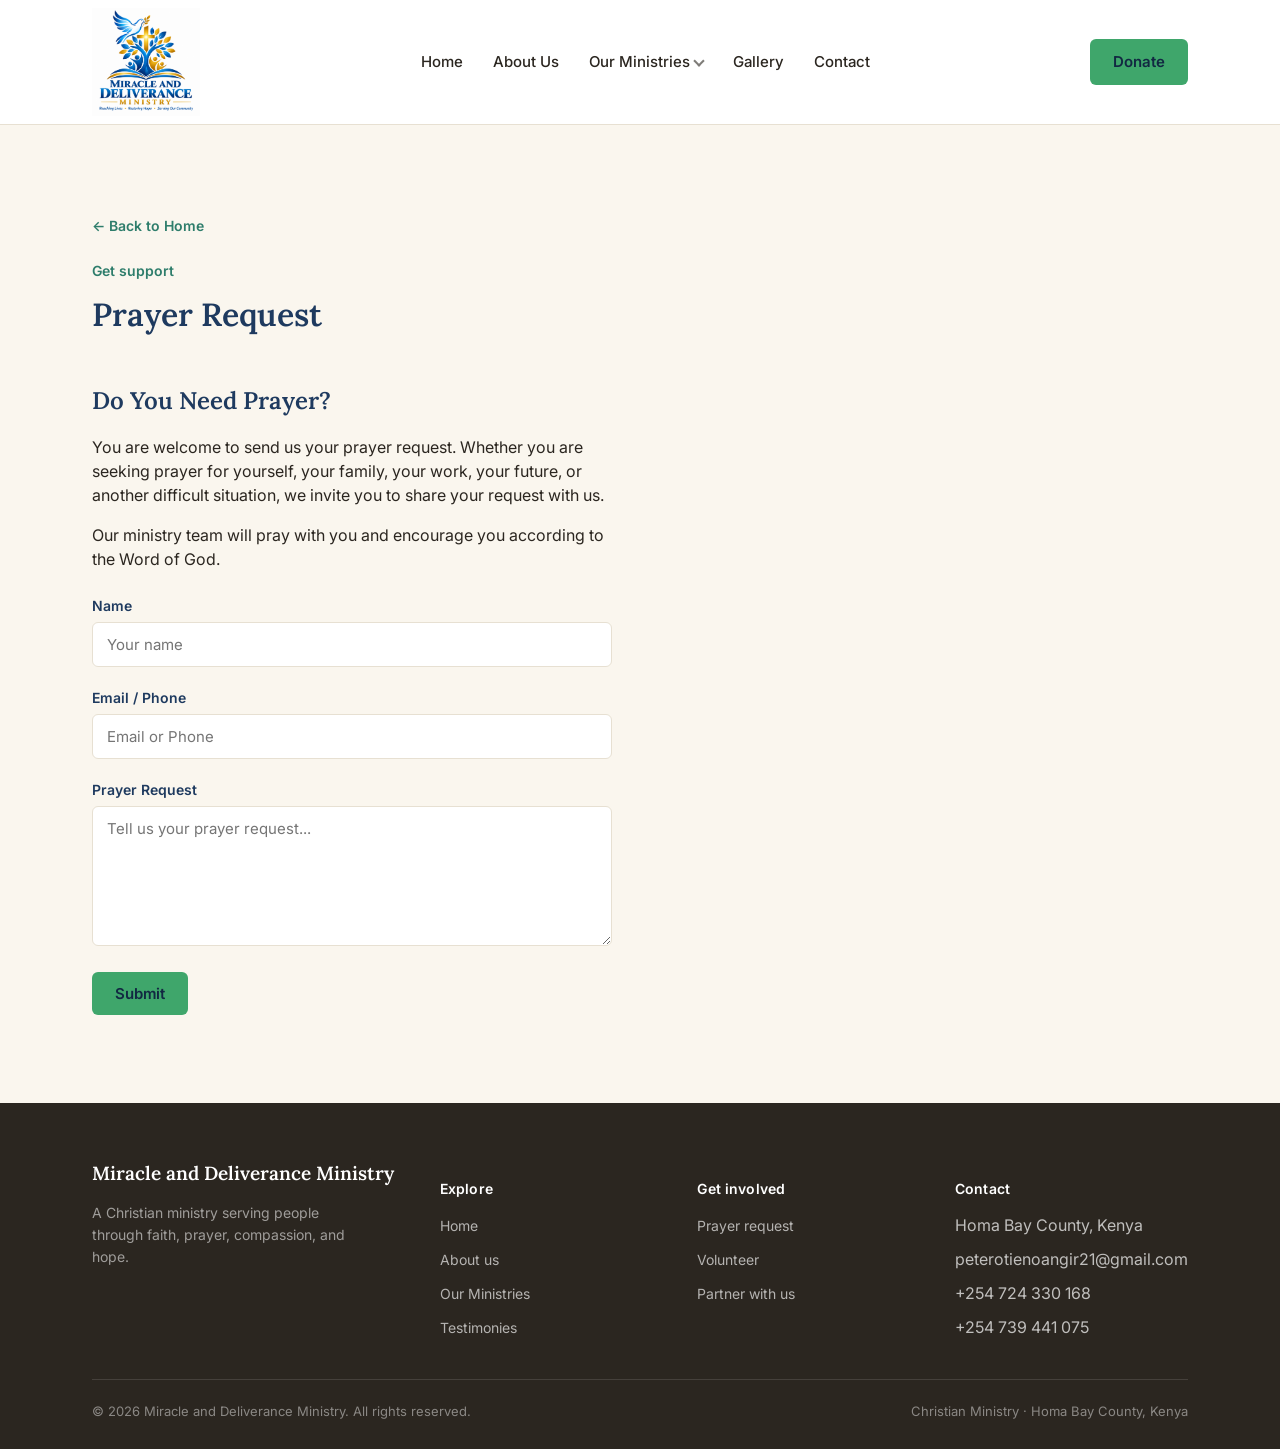
<file: prayer.html>
<!DOCTYPE html>
<html lang="en">
<head>
<meta charset="UTF-8">
<meta name="viewport" content="width=device-width, initial-scale=1.0">
<title>Prayer Request — Miracle and Deliverance Ministry</title>
<link rel="preconnect" href="https://fonts.googleapis.com">
<link href="https://fonts.googleapis.com/css2?family=Lora:ital,wght@0,500;0,600;0,700;1,500&family=Inter:wght@400;500;600;700&display=swap" rel="stylesheet">
<link rel="stylesheet" href="style.css">
<style>
  :root{
    --indigo:#1E3A5F;
    --indigo-deep:#122842;
    --green:#3FA66B;
    --green-deep:#2E7F52;
    --teal:#2E7D6B;
    --ivory:#FAF6EE;
    --paper:#FFFFFF;
    --ink:#2B2620;
    --ink-soft:#5B564C;
    --line:#E7E0D2;
    --radius-s:6px;
    --radius-m:10px;
    --maxw:1160px;
  }
  *{box-sizing:border-box;}
  html{scroll-behavior:smooth;}
  body{
    margin:0;
    font-family:'Inter',sans-serif;
    color:var(--ink);
    background:var(--ivory);
    line-height:1.5;
  }
  h1,h2,h3{
    font-family:'Lora',serif;
    margin:0;
    color:var(--indigo);
    font-weight:600;
  }
  a{color:inherit;text-decoration:none;}
  img{max-width:100%;display:block;}
  .wrap{max-width:var(--maxw);margin:0 auto;padding:0 32px;}
  :focus-visible{outline:3px solid var(--green-deep);outline-offset:2px;}
  header{
    background:var(--paper);
    border-bottom:1px solid var(--line);
    position:sticky;top:0;z-index:50;
  }
  .header-inner{
    display:flex;align-items:center;justify-content:space-between;
    padding:8px 32px;max-width:var(--maxw);margin:0 auto;
  }
  .brand{display:flex;align-items:center;gap:12px;}
  .brand-logo{height:108px;width:auto;flex-shrink:0;}
  .brand-mark{
    width:42px;height:42px;border-radius:50%;
    background:conic-gradient(from 210deg,var(--indigo),var(--green),var(--indigo));
    display:flex;align-items:center;justify-content:center;
    color:#fff;font-family:'Lora',serif;font-weight:700;font-size:15px;
    flex-shrink:0;
  }
  .brand-name{
    font-family:'Lora',serif;font-weight:600;font-size:19px;color:var(--indigo);
    line-height:1.2;
  }
  .brand-name span{display:block;font-family:'Inter',sans-serif;font-weight:500;font-size:12px;color:var(--ink-soft);letter-spacing:.02em;}
  nav{display:flex;align-items:center;gap:6px;}
  nav ul{list-style:none;display:flex;gap:2px;margin:0;padding:0;}
  nav li{position:relative;}
  nav a.nav-link{
    display:flex;align-items:center;gap:5px;
    padding:10px 14px;border-radius:var(--radius-s);
    font-size:15px;font-weight:500;color:var(--ink);
    transition:background .15s ease, color .15s ease;
  }
  nav a.nav-link:hover{background:var(--ivory);color:var(--indigo);}
  nav .active{color:var(--indigo);font-weight:600;}
  nav .active::after{
    content:"";position:absolute;left:14px;right:14px;bottom:2px;height:2px;background:var(--green);
  }
  nav .caret{width:8px;height:8px;border-right:2px solid currentColor;border-bottom:2px solid currentColor;transform:rotate(45deg);margin-top:-3px;opacity:.6;}
  .dropdown{position:relative;}
  .dropdown-menu{
    position:absolute;top:calc(100% + 6px);left:0;
    background:var(--paper);border:1px solid var(--line);border-radius:var(--radius-m);
    box-shadow:0 12px 28px rgba(30,42,74,.12);
    min-width:200px;padding:6px;
    opacity:0;visibility:hidden;transform:translateY(-6px);
    transition:opacity .15s ease, transform .15s ease, visibility .15s;
  }
  .dropdown:hover .dropdown-menu,.dropdown:focus-within .dropdown-menu{
    opacity:1;visibility:visible;transform:translateY(0);
  }
  .dropdown-menu a{
    display:block;padding:9px 12px;border-radius:6px;font-size:14.5px;color:var(--ink);
  }
  .dropdown-menu a:hover{background:var(--ivory);color:var(--indigo);}
  .btn{
    display:inline-flex;align-items:center;justify-content:center;gap:8px;
    padding:11px 22px;border-radius:var(--radius-s);
    font-family:'Inter',sans-serif;font-weight:600;font-size:15px;
    border:1.5px solid transparent;cursor:pointer;
    transition:transform .12s ease, box-shadow .12s ease, background .15s ease;
    white-space:nowrap;
  }
  .btn:active{transform:translateY(1px);}
  .btn-primary{background:var(--green);color:var(--indigo-deep);}
  .btn-primary:hover{background:var(--green-deep);}
  .btn-outline{background:transparent;border-color:var(--indigo);color:var(--indigo);}
  .btn-outline:hover{background:var(--indigo);color:#fff;}
  .btn-outline-light{background:transparent;border-color:rgba(255,255,255,.7);color:#fff;}
  .btn-outline-light:hover{background:rgba(255,255,255,.12);}
  .btn-ghost{background:transparent;color:var(--indigo);padding:11px 6px;font-weight:600;}
  .btn-ghost:hover{color:var(--green-deep);}
  .btn-ghost .arrow{transition:transform .15s ease;}
  .btn-ghost:hover .arrow{transform:translateX(3px);}
  .header-cta{display:flex;align-items:center;gap:18px;}
  section{padding:88px 0;}
  .section-head{
    display:flex;justify-content:space-between;align-items:flex-end;gap:24px;
    margin-bottom:44px;flex-wrap:wrap;
  }
  .section-head h2{font-size:32px;}
  .section-head p{color:var(--ink-soft);font-size:16px;margin-top:8px;max-width:480px;}
  .kicker{color:var(--teal);font-weight:600;font-size:14px;margin-bottom:10px;}
  footer{background:var(--ink);color:rgba(255,255,255,.7);padding:56px 0 28px;}
  .footer-grid{
    display:grid;grid-template-columns:1.4fr 1fr 1fr 1fr;gap:32px;margin-bottom:40px;
  }
  .footer-brand h3{color:#fff;font-size:19px;margin-bottom:10px;}
  .footer-brand p{font-size:14px;line-height:1.6;max-width:280px;color:rgba(255,255,255,.55);}
  .footer-col h4{color:#fff;font-family:'Inter',sans-serif;font-size:14px;font-weight:600;margin-bottom:14px;letter-spacing:.01em;}
  .footer-col ul{list-style:none;margin:0;padding:0;display:flex;flex-direction:column;gap:10px;}
  .footer-col a{font-size:14px;color:rgba(255,255,255,.65);}
  .footer-col a:hover{color:var(--green);}
  .social-row{display:flex;gap:10px;margin-top:16px;}
  .social-row a{
    width:34px;height:34px;border-radius:50%;background:rgba(255,255,255,.08);
    display:flex;align-items:center;justify-content:center;
  }
  .social-row svg{width:16px;height:16px;stroke:#fff;}
  .footer-bottom{
    border-top:1px solid rgba(255,255,255,.12);padding-top:22px;
    display:flex;justify-content:space-between;font-size:13px;color:rgba(255,255,255,.45);flex-wrap:wrap;gap:10px;
  }
  .prayer-form{max-width:520px;}
  .form-group{margin-bottom:20px;}
  .form-group label{display:block;font-weight:600;font-size:14px;color:var(--indigo);margin-bottom:6px;font-family:'Inter',sans-serif;}
  .form-group input,.form-group textarea{
    width:100%;padding:12px 14px;border:1.5px solid var(--line);border-radius:var(--radius-s);
    font-family:'Inter',sans-serif;font-size:15px;color:var(--ink);background:var(--paper);
    transition:border-color .15s ease;
  }
  .form-group input:focus,.form-group textarea:focus{
    outline:none;border-color:var(--green);
  }
  .form-group textarea{min-height:140px;resize:vertical;}
  .back-link{display:inline-block;margin-bottom:24px;font-size:14px;color:var(--teal);font-weight:600;}
  .back-link:hover{color:var(--green-deep);}
  @media (max-width:980px){
    nav ul{display:none;}
    .footer-grid{grid-template-columns:1fr 1fr;}
  }
  @media (max-width:640px){
    .header-inner{padding:14px 20px;}
    .wrap{padding-left:20px;padding-right:20px;}
    section{padding:56px 0;}
    .footer-grid{grid-template-columns:1fr;}
  }
</style>
</head>
<body>

<header>
  <div class="header-inner">
    <div class="brand">
      <img src="[data-uri]... (line truncated to 2000 chars)" alt="MDM Logo">
    </div>
    <nav aria-label="Primary">
      <ul>
        <li><a class="nav-link" href="index.html">Home</a></li>
        <li><a class="nav-link" href="about.html">About Us</a></li>
        <li class="dropdown">
          <a class="nav-link" href="ministries.html" aria-haspopup="true">Our Ministries <span class="caret"></span></a>
          <div class="dropdown-menu">
            <a href="ministries.html#evangelism">Evangelism</a>
            <a href="ministries.html#prayer">Prayer Ministry</a>
            <a href="ministries.html#community">Community Outreach</a>
            <a href="ministries.html#youth">Youth Ministry</a>
            <a href="ministries.html#music">Music Ministry</a>
            <a href="ministries.html#online">Online Evangelism</a>
            <a href="ministries.html#pastoral">Pastoral Care</a>
            <a href="ministries.html#new-beginning">New Beginning</a>
          </div>
        </li>
        <li><a class="nav-link" href="founder.html">Apostle Peter</a></li>
        <li><a class="nav-link" href="testimonies.html">Testimonies</a></li>
        <li><a class="nav-link" href="index.html#values">Our Values</a></li>
        <li><a class="nav-link active" href="prayer.html">Prayer Request</a></li>
        <li><a class="nav-link" href="index.html#contact">Contact</a></li>
      </ul>
    </nav>
    <div class="header-cta">
      <a href="prayer.html" class="btn btn-primary">Prayer Request</a>
    </div>
  </div>
</header>

<section>
  <div class="wrap">
    <a href="index.html" class="back-link">← Back to Home</a>
    <div class="section-head">
      <div>
        <div class="kicker">Get support</div>
        <h2>Prayer Request</h2>
      </div>
    </div>
    <div class="prayer-form">
      <div class="content-block" style="margin-bottom:24px;">
        <h2>Do You Need Prayer?</h2>
        <p>You are welcome to send us your prayer request. Whether you are seeking prayer for yourself, your family, your work, your future, or another difficult situation, we invite you to share your request with us.</p>
        <p>Our ministry team will pray with you and encourage you according to the Word of God.</p>
      </div>
      <form>
        <div class="form-group">
          <label for="name">Name</label>
          <input type="text" id="name" placeholder="Your name">
        </div>
        <div class="form-group">
          <label for="contact">Email / Phone</label>
          <input type="text" id="contact" placeholder="Email or Phone">
        </div>
        <div class="form-group">
          <label for="request">Prayer Request</label>
          <textarea id="request" placeholder="Tell us your prayer request..."></textarea>
        </div>
        <button type="submit" class="btn btn-primary">Submit</button>
      </form>
    </div>
  </div>
</section>

<footer id="contact">
  <div class="wrap">
    <div class="footer-grid">
      <div class="footer-brand">
        <h3>Miracle and Deliverance Ministry</h3>
        <p>A Christian ministry based in Homa Bay County, Kenya, founded by Apostle Peter Otieno Angir. We share the Gospel, encourage people in their faith, and serve vulnerable communities through prayer, outreach, and practical assistance.</p>
        <div class="social-row">
          <a href="#" aria-label="Facebook"><svg viewBox="0 0 24 24" fill="none" stroke-width="1.8"><path d="M18 2h-3a5 5 0 0 0-5 5v3H7v4h3v8h4v-8h3l1-4h-4V7a1 1 0 0 1 1-1h3z"/></svg></a>
          <a href="#" aria-label="TikTok"><svg viewBox="0 0 24 24" fill="none" stroke-width="1.8"><path d="M9 12a4 4 0 1 0 4 4V4a5 5 0 0 0 5 5"/></svg></a>
          <a href="#" aria-label="YouTube"><svg viewBox="0 0 24 24" fill="none" stroke-width="1.8"><path d="M22 12s0-3.2-.4-4.7a2.9 2.9 0 0 0-2-2C17.9 5 12 5 12 5s-5.9 0-7.6.3a2.9 2.9 0 0 0-2 2C2 8.8 2 12 2 12s0 3.2.4 4.7a2.9 2.9 0 0 0 2 2C6.1 19 12 19 12 19s5.9 0 7.6-.3a2.9 2.9 0 0 0 2-2C22 15.2 22 12 22 12z"/><path d="M10 9l5 3-5 3z"/></svg></a>
          <a href="#" aria-label="Instagram"><svg viewBox="0 0 24 24" fill="none" stroke-width="1.8"><rect x="2" y="2" width="20" height="20" rx="5"/><path d="M16 11.37A4 4 0 1 1 12.63 8 4 4 0 0 1 16 11.37z"/><line x1="17.5" y1="6.5" x2="17.51" y2="6.5"/></svg></a>
          <a href="#" aria-label="Email"><svg viewBox="0 0 24 24" fill="none" stroke-width="1.8"><rect x="2" y="4" width="20" height="16" rx="2"/><path d="M2 6l10 7 10-7"/></svg></a>
        </div>
      </div>
      <div class="footer-col">
        <h4>Explore</h4>
        <ul>
          <li><a href="index.html">Home</a></li>
          <li><a href="about.html">About us</a></li>
          <li><a href="ministries.html">Our Ministries</a></li>
          <li><a href="testimonies.html">Testimonies</a></li>
        </ul>
      </div>
      <div class="footer-col">
        <h4>Get involved</h4>
        <ul>
          <li><a href="prayer.html">Prayer request</a></li>
          <li><a href="#">Volunteer</a></li>
          <li><a href="#">Partner with us</a></li>
        </ul>
      </div>
      <div class="footer-col">
        <h4>Contact</h4>
        <ul>
          <li>Homa Bay County, Kenya</li>
          <li>peterotienoangir21@gmail.com</li>
          <li>+254 724 330 168</li>
          <li>+254 739 441 075</li>
        </ul>
      </div>
    </div>
    <div class="footer-bottom">
      <span>© 2026 Miracle and Deliverance Ministry. All rights reserved.</span>
      <span>Christian Ministry · Homa Bay County, Kenya</span>
    </div>
  </div>
</footer>
<script src="template.js"></script>
</body>
</html>
</file>
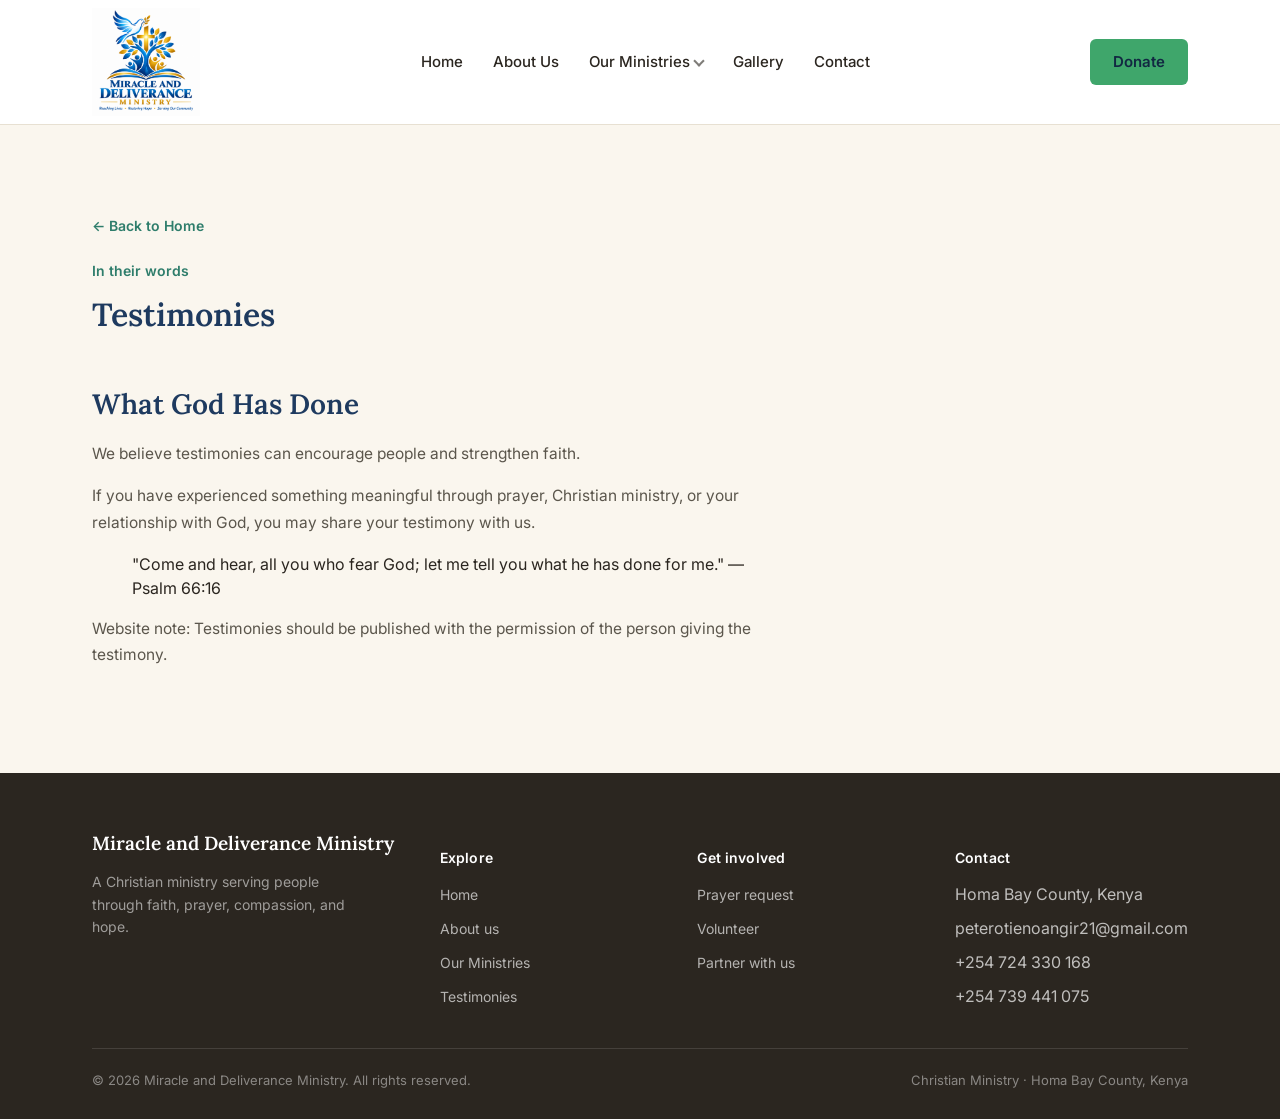
<file: testimonies.html>
<!DOCTYPE html>
<html lang="en">
<head>
<meta charset="UTF-8">
<meta name="viewport" content="width=device-width, initial-scale=1.0">
<title>Testimonies — Miracle and Deliverance Ministry</title>
<link rel="preconnect" href="https://fonts.googleapis.com">
<link href="https://fonts.googleapis.com/css2?family=Lora:ital,wght@0,500;0,600;0,700;1,500&family=Inter:wght@400;500;600;700&display=swap" rel="stylesheet">
<link rel="stylesheet" href="style.css">
<style>
  :root{
    --indigo:#1E3A5F;
    --indigo-deep:#122842;
    --green:#3FA66B;
    --green-deep:#2E7F52;
    --teal:#2E7D6B;
    --ivory:#FAF6EE;
    --paper:#FFFFFF;
    --ink:#2B2620;
    --ink-soft:#5B564C;
    --line:#E7E0D2;
    --radius-s:6px;
    --radius-m:10px;
    --maxw:1160px;
  }
  *{box-sizing:border-box;}
  html{scroll-behavior:smooth;}
  body{
    margin:0;
    font-family:'Inter',sans-serif;
    color:var(--ink);
    background:var(--ivory);
    line-height:1.5;
  }
  h1,h2,h3{
    font-family:'Lora',serif;
    margin:0;
    color:var(--indigo);
    font-weight:600;
  }
  a{color:inherit;text-decoration:none;}
  img{max-width:100%;display:block;}
  .wrap{max-width:var(--maxw);margin:0 auto;padding:0 32px;}
  :focus-visible{outline:3px solid var(--green-deep);outline-offset:2px;}
  header{
    background:var(--paper);
    border-bottom:1px solid var(--line);
    position:sticky;top:0;z-index:50;
  }
  .header-inner{
    display:flex;align-items:center;justify-content:space-between;
    padding:8px 32px;max-width:var(--maxw);margin:0 auto;
  }
  .brand{display:flex;align-items:center;gap:12px;}
  .brand-logo{height:108px;width:auto;flex-shrink:0;}
  .brand-mark{
    width:42px;height:42px;border-radius:50%;
    background:conic-gradient(from 210deg,var(--indigo),var(--green),var(--indigo));
    display:flex;align-items:center;justify-content:center;
    color:#fff;font-family:'Lora',serif;font-weight:700;font-size:15px;
    flex-shrink:0;
  }
  .brand-name{
    font-family:'Lora',serif;font-weight:600;font-size:19px;color:var(--indigo);
    line-height:1.2;
  }
  .brand-name span{display:block;font-family:'Inter',sans-serif;font-weight:500;font-size:12px;color:var(--ink-soft);letter-spacing:.02em;}
  nav{display:flex;align-items:center;gap:6px;}
  nav ul{list-style:none;display:flex;gap:2px;margin:0;padding:0;}
  nav li{position:relative;}
  nav a.nav-link{
    display:flex;align-items:center;gap:5px;
    padding:10px 14px;border-radius:var(--radius-s);
    font-size:15px;font-weight:500;color:var(--ink);
    transition:background .15s ease, color .15s ease;
  }
  nav a.nav-link:hover{background:var(--ivory);color:var(--indigo);}
  nav .active{color:var(--indigo);font-weight:600;}
  nav .active::after{
    content:"";position:absolute;left:14px;right:14px;bottom:2px;height:2px;background:var(--green);
  }
  nav .caret{width:8px;height:8px;border-right:2px solid currentColor;border-bottom:2px solid currentColor;transform:rotate(45deg);margin-top:-3px;opacity:.6;}
  .dropdown{position:relative;}
  .dropdown-menu{
    position:absolute;top:calc(100% + 6px);left:0;
    background:var(--paper);border:1px solid var(--line);border-radius:var(--radius-m);
    box-shadow:0 12px 28px rgba(30,42,74,.12);
    min-width:200px;padding:6px;
    opacity:0;visibility:hidden;transform:translateY(-6px);
    transition:opacity .15s ease, transform .15s ease, visibility .15s;
  }
  .dropdown:hover .dropdown-menu,.dropdown:focus-within .dropdown-menu{
    opacity:1;visibility:visible;transform:translateY(0);
  }
  .dropdown-menu a{
    display:block;padding:9px 12px;border-radius:6px;font-size:14.5px;color:var(--ink);
  }
  .dropdown-menu a:hover{background:var(--ivory);color:var(--indigo);}
  .btn{
    display:inline-flex;align-items:center;justify-content:center;gap:8px;
    padding:11px 22px;border-radius:var(--radius-s);
    font-family:'Inter',sans-serif;font-weight:600;font-size:15px;
    border:1.5px solid transparent;cursor:pointer;
    transition:transform .12s ease, box-shadow .12s ease, background .15s ease;
    white-space:nowrap;
  }
  .btn:active{transform:translateY(1px);}
  .btn-primary{background:var(--green);color:var(--indigo-deep);}
  .btn-primary:hover{background:var(--green-deep);}
  .btn-outline{background:transparent;border-color:var(--indigo);color:var(--indigo);}
  .btn-outline:hover{background:var(--indigo);color:#fff;}
  .btn-outline-light{background:transparent;border-color:rgba(255,255,255,.7);color:#fff;}
  .btn-outline-light:hover{background:rgba(255,255,255,.12);}
  .btn-ghost{background:transparent;color:var(--indigo);padding:11px 6px;font-weight:600;}
  .btn-ghost:hover{color:var(--green-deep);}
  .btn-ghost .arrow{transition:transform .15s ease;}
  .btn-ghost:hover .arrow{transform:translateX(3px);}
  .header-cta{display:flex;align-items:center;gap:18px;}
  section{padding:88px 0;}
  .section-head{
    display:flex;justify-content:space-between;align-items:flex-end;gap:24px;
    margin-bottom:44px;flex-wrap:wrap;
  }
  .section-head h2{font-size:32px;}
  .section-head p{color:var(--ink-soft);font-size:16px;margin-top:8px;max-width:480px;}
  .kicker{color:var(--teal);font-weight:600;font-size:14px;margin-bottom:10px;}
  .story-card{
    background:var(--ivory);border:1px solid var(--line);border-radius:var(--radius-m);
    padding:24px;margin-bottom:20px;
  }
  .story-tag{font-size:12.5px;font-weight:600;color:var(--teal);margin-bottom:6px;}
  .story-body h3{font-size:18px;margin-bottom:6px;}
  .story-body p{font-size:14px;color:var(--ink-soft);}
  footer{background:var(--ink);color:rgba(255,255,255,.7);padding:56px 0 28px;}
  .footer-grid{
    display:grid;grid-template-columns:1.4fr 1fr 1fr 1fr;gap:32px;margin-bottom:40px;
  }
  .footer-brand h3{color:#fff;font-size:19px;margin-bottom:10px;}
  .footer-brand p{font-size:14px;line-height:1.6;max-width:280px;color:rgba(255,255,255,.55);}
  .footer-col h4{color:#fff;font-family:'Inter',sans-serif;font-size:14px;font-weight:600;margin-bottom:14px;letter-spacing:.01em;}
  .footer-col ul{list-style:none;margin:0;padding:0;display:flex;flex-direction:column;gap:10px;}
  .footer-col a{font-size:14px;color:rgba(255,255,255,.65);}
  .footer-col a:hover{color:var(--green);}
  .social-row{display:flex;gap:10px;margin-top:16px;}
  .social-row a{
    width:34px;height:34px;border-radius:50%;background:rgba(255,255,255,.08);
    display:flex;align-items:center;justify-content:center;
  }
  .social-row svg{width:16px;height:16px;stroke:#fff;}
  .footer-bottom{
    border-top:1px solid rgba(255,255,255,.12);padding-top:22px;
    display:flex;justify-content:space-between;font-size:13px;color:rgba(255,255,255,.45);flex-wrap:wrap;gap:10px;
  }
  .testimony-text{
    background:var(--paper);border:1px solid var(--line);border-radius:var(--radius-m);
    padding:28px 22px;margin-bottom:20px;
  }
  .testimony-text blockquote{
    font-family:'Lora',serif;font-style:italic;font-size:20px;color:var(--indigo);
    margin:12px 0 16px;line-height:1.5;
  }
  .testimony-text .ref{color:var(--teal);font-size:14px;font-family:'Inter',sans-serif;font-style:normal;}
  .content-block{max-width:720px;}
  .content-block p{margin-bottom:16px;font-size:15.5px;line-height:1.7;color:var(--ink-soft);}
  .content-block h2{margin-bottom:16px;font-size:28px;}
  .back-link{display:inline-block;margin-bottom:24px;font-size:14px;color:var(--teal);font-weight:600;}
  .back-link:hover{color:var(--green-deep);}
  @media (max-width:980px){
    nav ul{display:none;}
    .footer-grid{grid-template-columns:1fr 1fr;}
  }
  @media (max-width:640px){
    .header-inner{padding:14px 20px;}
    .wrap{padding-left:20px;padding-right:20px;}
    section{padding:56px 0;}
    .footer-grid{grid-template-columns:1fr;}
  }
</style>
</head>
<body>

<header>
  <div class="header-inner">
    <div class="brand">
      <img src="[data-uri]... (line truncated to 2000 chars)" alt="MDM Logo">
    </div>
    <nav aria-label="Primary">
      <ul>
        <li><a class="nav-link" href="index.html">Home</a></li>
        <li><a class="nav-link" href="about.html">About Us</a></li>
        <li class="dropdown">
          <a class="nav-link" href="ministries.html" aria-haspopup="true">Our Ministries <span class="caret"></span></a>
          <div class="dropdown-menu">
            <a href="ministries.html#evangelism">Evangelism</a>
            <a href="ministries.html#prayer">Prayer Ministry</a>
            <a href="ministries.html#community">Community Outreach</a>
            <a href="ministries.html#youth">Youth Ministry</a>
            <a href="ministries.html#music">Music Ministry</a>
            <a href="ministries.html#online">Online Evangelism</a>
            <a href="ministries.html#pastoral">Pastoral Care</a>
            <a href="ministries.html#new-beginning">New Beginning</a>
          </div>
        </li>
        <li><a class="nav-link" href="founder.html">Apostle Peter</a></li>
        <li><a class="nav-link active" href="testimonies.html">Testimonies</a></li>
        <li><a class="nav-link" href="index.html#values">Our Values</a></li>
        <li><a class="nav-link" href="prayer.html">Prayer Request</a></li>
        <li><a class="nav-link" href="index.html#contact">Contact</a></li>
      </ul>
    </nav>
    <div class="header-cta">
      <a href="prayer.html" class="btn btn-primary">Prayer Request</a>
    </div>
  </div>
</header>

<section>
  <div class="wrap">
    <a href="index.html" class="back-link">← Back to Home</a>
    <div class="section-head">
      <div>
        <div class="kicker">In their words</div>
        <h2>Testimonies</h2>
      </div>
    </div>
    <div class="content-block">
      <h2>What God Has Done</h2>
      <p>We believe testimonies can encourage people and strengthen faith.</p>
      <p>If you have experienced something meaningful through prayer, Christian ministry, or your relationship with God, you may share your testimony with us.</p>
      <blockquote>"Come and hear, all you who fear God; let me tell you what he has done for me." — Psalm 66:16</blockquote>
      <p>Website note: Testimonies should be published with the permission of the person giving the testimony.</p>
    </div>
  </div>
</section>

<footer id="contact">
  <div class="wrap">
    <div class="footer-grid">
      <div class="footer-brand">
        <h3>Miracle and Deliverance Ministry</h3>
        <p>A Christian ministry based in Homa Bay County, Kenya, founded by Apostle Peter Otieno Angir. We share the Gospel, encourage people in their faith, and serve vulnerable communities through prayer, outreach, and practical assistance.</p>
        <div class="social-row">
          <a href="#" aria-label="Facebook"><svg viewBox="0 0 24 24" fill="none" stroke-width="1.8"><path d="M18 2h-3a5 5 0 0 0-5 5v3H7v4h3v8h4v-8h3l1-4h-4V7a1 1 0 0 1 1-1h3z"/></svg></a>
          <a href="#" aria-label="TikTok"><svg viewBox="0 0 24 24" fill="none" stroke-width="1.8"><path d="M9 12a4 4 0 1 0 4 4V4a5 5 0 0 0 5 5"/></svg></a>
          <a href="#" aria-label="YouTube"><svg viewBox="0 0 24 24" fill="none" stroke-width="1.8"><path d="M22 12s0-3.2-.4-4.7a2.9 2.9 0 0 0-2-2C17.9 5 12 5 12 5s-5.9 0-7.6.3a2.9 2.9 0 0 0-2 2C2 8.8 2 12 2 12s0 3.2.4 4.7a2.9 2.9 0 0 0 2 2C6.1 19 12 19 12 19s5.9 0 7.6-.3a2.9 2.9 0 0 0 2-2C22 15.2 22 12 22 12z"/><path d="M10 9l5 3-5 3z"/></svg></a>
          <a href="#" aria-label="Instagram"><svg viewBox="0 0 24 24" fill="none" stroke-width="1.8"><rect x="2" y="2" width="20" height="20" rx="5"/><path d="M16 11.37A4 4 0 1 1 12.63 8 4 4 0 0 1 16 11.37z"/><line x1="17.5" y1="6.5" x2="17.51" y2="6.5"/></svg></a>
          <a href="#" aria-label="Email"><svg viewBox="0 0 24 24" fill="none" stroke-width="1.8"><rect x="2" y="4" width="20" height="16" rx="2"/><path d="M2 6l10 7 10-7"/></svg></a>
        </div>
      </div>
      <div class="footer-col">
        <h4>Explore</h4>
        <ul>
          <li><a href="index.html">Home</a></li>
          <li><a href="about.html">About us</a></li>
          <li><a href="ministries.html">Our Ministries</a></li>
          <li><a href="testimonies.html">Testimonies</a></li>
        </ul>
      </div>
      <div class="footer-col">
        <h4>Get involved</h4>
        <ul>
          <li><a href="prayer.html">Prayer request</a></li>
          <li><a href="#">Volunteer</a></li>
          <li><a href="#">Partner with us</a></li>
        </ul>
      </div>
      <div class="footer-col">
        <h4>Contact</h4>
        <ul>
          <li>Homa Bay County, Kenya</li>
          <li>peterotienoangir21@gmail.com</li>
          <li>+254 724 330 168</li>
          <li>+254 739 441 075</li>
        </ul>
      </div>
    </div>
    <div class="footer-bottom">
      <span>© 2026 Miracle and Deliverance Ministry. All rights reserved.</span>
      <span>Christian Ministry · Homa Bay County, Kenya</span>
    </div>
  </div>
</footer>
<script src="template.js"></script>
</body>
</html>
</file>
<file: style.css>
:root{
  --indigo:#1E3A5F;
  --indigo-deep:#122842;
  --green:#3FA66B;
  --green-deep:#2E7F52;
  --teal:#2E7D6B;
  --ivory:#FAF6EE;
  --paper:#FFFFFF;
  --ink:#2B2620;
  --ink-soft:#5B564C;
  --line:#E7E0D2;
  --radius-s:6px;
  --radius-m:10px;
  --maxw:1160px;
}
*{box-sizing:border-box;}
html{scroll-behavior:smooth;}
body{
  margin:0;
  font-family:'Inter',sans-serif;
  color:var(--ink);
  background:var(--ivory);
  line-height:1.5;
}
h1,h2,h3{
  font-family:'Lora',serif;
  margin:0;
  color:var(--indigo);
  font-weight:600;
}
a{color:inherit;text-decoration:none;}
img{max-width:100%;display:block;}
.wrap{max-width:var(--maxw);margin:0 auto;padding:0 32px;}
:focus-visible{outline:3px solid var(--green-deep);outline-offset:2px;}
header{
  background:var(--paper);
  border-bottom:1px solid var(--line);
  position:sticky;top:0;z-index:50;
}
.header-inner{
  display:flex;align-items:center;justify-content:space-between;
  padding:8px 32px;max-width:var(--maxw);margin:0 auto;
}
.brand{display:flex;align-items:center;gap:12px;}
.brand-logo{display:none;}
.brand::before{
  content:"";
  display:block;
  width:108px;
  height:108px;
  flex-shrink:0;
  background:url("log.png") center/contain no-repeat;
}
.brand-mark{
  width:42px;height:42px;border-radius:50%;
  background:conic-gradient(from 210deg,var(--indigo),var(--green),var(--indigo));
  display:flex;align-items:center;justify-content:center;
  color:#fff;font-family:'Lora',serif;font-weight:700;font-size:15px;
  flex-shrink:0;
}
.brand-name{
  font-family:'Lora',serif;font-weight:600;font-size:19px;color:var(--indigo);
  line-height:1.2;
}
.brand-name span{display:block;font-family:'Inter',sans-serif;font-weight:500;font-size:12px;color:var(--ink-soft);letter-spacing:.02em;}
nav{display:flex;align-items:center;gap:6px;}
nav ul{list-style:none;display:flex;gap:2px;margin:0;padding:0;}
nav li{position:relative;}
nav a.nav-link{
  display:flex;align-items:center;gap:5px;
  padding:10px 14px;border-radius:var(--radius-s);
  font-size:15px;font-weight:500;color:var(--ink);
  transition:background .15s ease, color .15s ease;
}
nav a.nav-link:hover{background:var(--ivory);color:var(--indigo);}
nav .active{color:var(--indigo);font-weight:600;}
nav .active::after{
  content:"";position:absolute;left:14px;right:14px;bottom:2px;height:2px;background:var(--green);
}
nav .caret{width:8px;height:8px;border-right:2px solid currentColor;border-bottom:2px solid currentColor;transform:rotate(45deg);margin-top:-3px;opacity:.6;}
.dropdown{position:relative;}
.dropdown-menu{
  position:absolute;top:calc(100% + 6px);left:0;
  background:var(--paper);border:1px solid var(--line);border-radius:var(--radius-m);
  box-shadow:0 12px 28px rgba(30,42,74,.12);
  min-width:200px;padding:6px;
  opacity:0;visibility:hidden;transform:translateY(-6px);
  transition:opacity .15s ease, transform .15s ease, visibility .15s;
}
.dropdown:hover .dropdown-menu,.dropdown:focus-within .dropdown-menu{
  opacity:1;visibility:visible;transform:translateY(0);
}
.dropdown-menu a{
  display:block;padding:9px 12px;border-radius:6px;font-size:14.5px;color:var(--ink);
}
.dropdown-menu a:hover{background:var(--ivory);color:var(--indigo);}
.btn{
  display:inline-flex;align-items:center;justify-content:center;gap:8px;
  padding:11px 22px;border-radius:var(--radius-s);
  font-family:'Inter',sans-serif;font-weight:600;font-size:15px;
  border:1.5px solid transparent;cursor:pointer;
  transition:transform .12s ease, box-shadow .12s ease, background .15s ease;
  white-space:nowrap;
}
.btn:active{transform:translateY(1px);}
.btn-primary{background:var(--green);color:var(--indigo-deep);}
.btn-primary:hover{background:var(--green-deep);}
.btn-outline{background:transparent;border-color:var(--indigo);color:var(--indigo);}
.btn-outline:hover{background:var(--indigo);color:#fff;}
.btn-outline-light{background:transparent;border-color:rgba(255,255,255,.7);color:#fff;}
.btn-outline-light:hover{background:rgba(255,255,255,.12);}
.btn-ghost{background:transparent;color:var(--indigo);padding:11px 6px;font-weight:600;}
.btn-ghost:hover{color:var(--green-deep);}
.btn-ghost .arrow{transition:transform .15s ease;}
.btn-ghost:hover .arrow{transform:translateX(3px);}
.header-cta{display:flex;align-items:center;gap:18px;}
.menu-toggle{display:none;}
.sr-only{
  position:absolute;width:1px;height:1px;padding:0;margin:-1px;
  overflow:hidden;clip:rect(0,0,0,0);white-space:nowrap;border:0;
}
section{padding:88px 0;}
.section-head{
  display:flex;justify-content:space-between;align-items:flex-end;gap:24px;
  margin-bottom:44px;flex-wrap:wrap;
}
.section-head h2{font-size:32px;}
.section-head p{color:var(--ink-soft);font-size:16px;margin-top:8px;max-width:480px;}
.kicker{color:var(--teal);font-weight:600;font-size:14px;margin-bottom:10px;}
footer{background:var(--ink);color:rgba(255,255,255,.7);padding:56px 0 28px;}
.footer-grid{
  display:grid;grid-template-columns:1.4fr 1fr 1fr 1fr;gap:32px;margin-bottom:40px;
}
.footer-brand h3{color:#fff;font-size:19px;margin-bottom:10px;}
.footer-brand p{font-size:14px;line-height:1.6;max-width:280px;color:rgba(255,255,255,.55);}
.footer-col h4{color:#fff;font-family:'Inter',sans-serif;font-size:14px;font-weight:600;margin-bottom:14px;letter-spacing:.01em;}
.footer-col ul{list-style:none;margin:0;padding:0;display:flex;flex-direction:column;gap:10px;}
.footer-col a{font-size:14px;color:rgba(255,255,255,.65);}
.footer-col a:hover{color:var(--green);}
.social-row{display:flex;gap:10px;margin-top:16px;}
.social-row a{
  width:34px;height:34px;border-radius:50%;background:rgba(255,255,255,.08);
  display:flex;align-items:center;justify-content:center;
}
.social-row svg{width:16px;height:16px;stroke:#fff;}
.footer-bottom{
  border-top:1px solid rgba(255,255,255,.12);padding-top:22px;
  display:flex;justify-content:space-between;font-size:13px;color:rgba(255,255,255,.45);flex-wrap:wrap;gap:10px;
}
.back-link{display:inline-block;margin-bottom:24px;font-size:14px;color:var(--teal);font-weight:600;}
.back-link:hover{color:var(--green-deep);}
@media (max-width:980px){
  .header-inner{position:relative;}
  nav ul{display:flex;}
  .menu-toggle{
    display:inline-flex;flex-direction:column;justify-content:center;gap:4px;
    width:44px;height:44px;padding:9px;border:1px solid var(--line);
    border-radius:var(--radius-s);background:var(--paper);color:var(--indigo);
    cursor:pointer;
  }
  .menu-toggle > span:not(.sr-only){
    display:block;width:24px;height:2px;background:currentColor;
    transition:transform .15s ease, opacity .15s ease;
  }
  .menu-open .menu-toggle > span:nth-child(1){transform:translateY(6px) rotate(45deg);}
  .menu-open .menu-toggle > span:nth-child(2){opacity:0;}
  .menu-open .menu-toggle > span:nth-child(3){transform:translateY(-6px) rotate(-45deg);}
  header nav{
    position:absolute;top:100%;left:0;right:0;
    background:var(--paper);border-top:1px solid var(--line);
    box-shadow:0 12px 28px rgba(30,42,74,.12);
  }
  header nav ul{
    display:none;flex-direction:column;gap:0;margin:0;padding:8px 20px 16px;
  }
  .menu-open nav ul{display:flex;}
  header nav li{width:100%;}
  header nav a.nav-link{padding:12px 10px;}
  header nav .active::after{left:10px;right:auto;width:32px;bottom:5px;}
  header nav .dropdown-menu{
    position:static;min-width:0;margin:0 0 4px 12px;
    padding:0 0 0 8px;border:0;border-left:2px solid var(--line);
    border-radius:0;box-shadow:none;opacity:1;visibility:visible;
    transform:none;
  }
  header nav .dropdown-menu a{padding:8px 12px;}
  .header-cta{margin-left:auto;margin-right:10px;}
  .footer-grid{grid-template-columns:1fr 1fr;}
}
@media (max-width:640px){
  .header-inner{padding:14px 20px;}
  .wrap{padding-left:20px;padding-right:20px;}
  section{padding:56px 0;}
  .footer-grid{grid-template-columns:1fr;}
}
</file>
